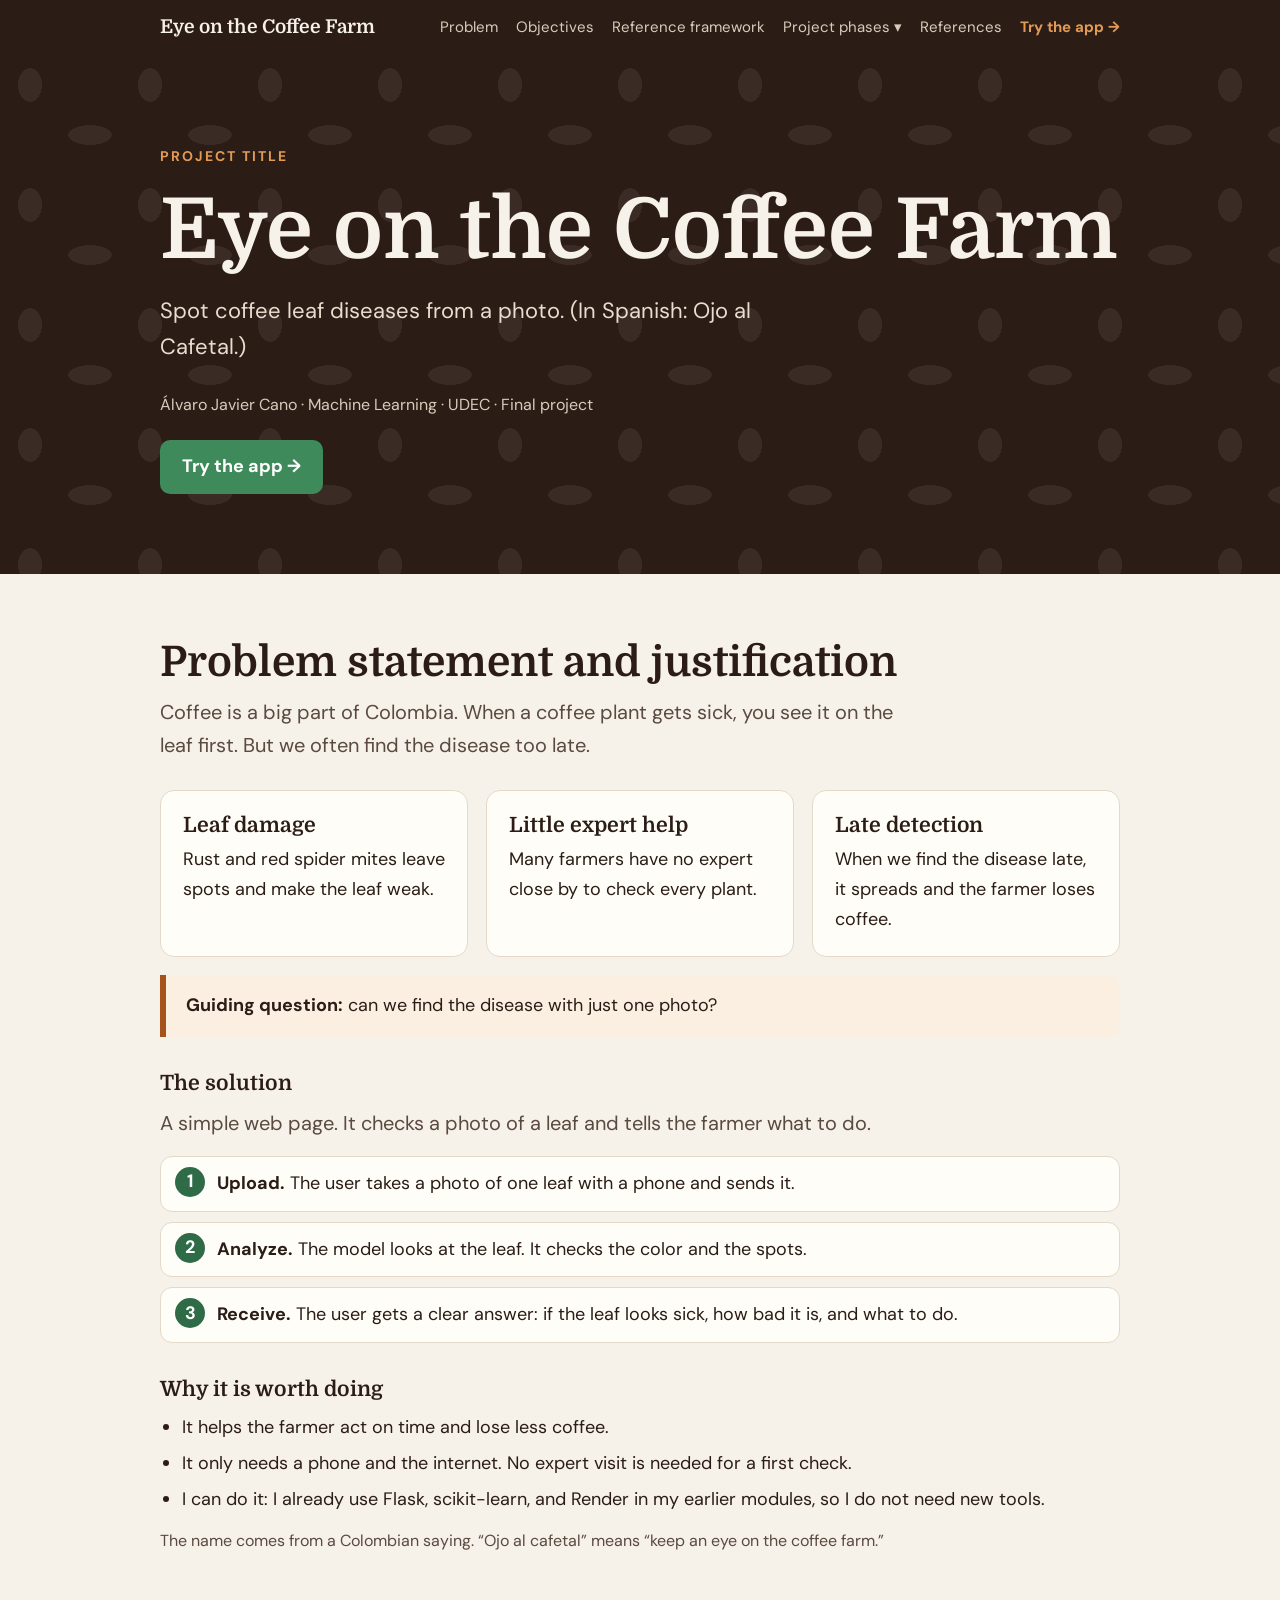
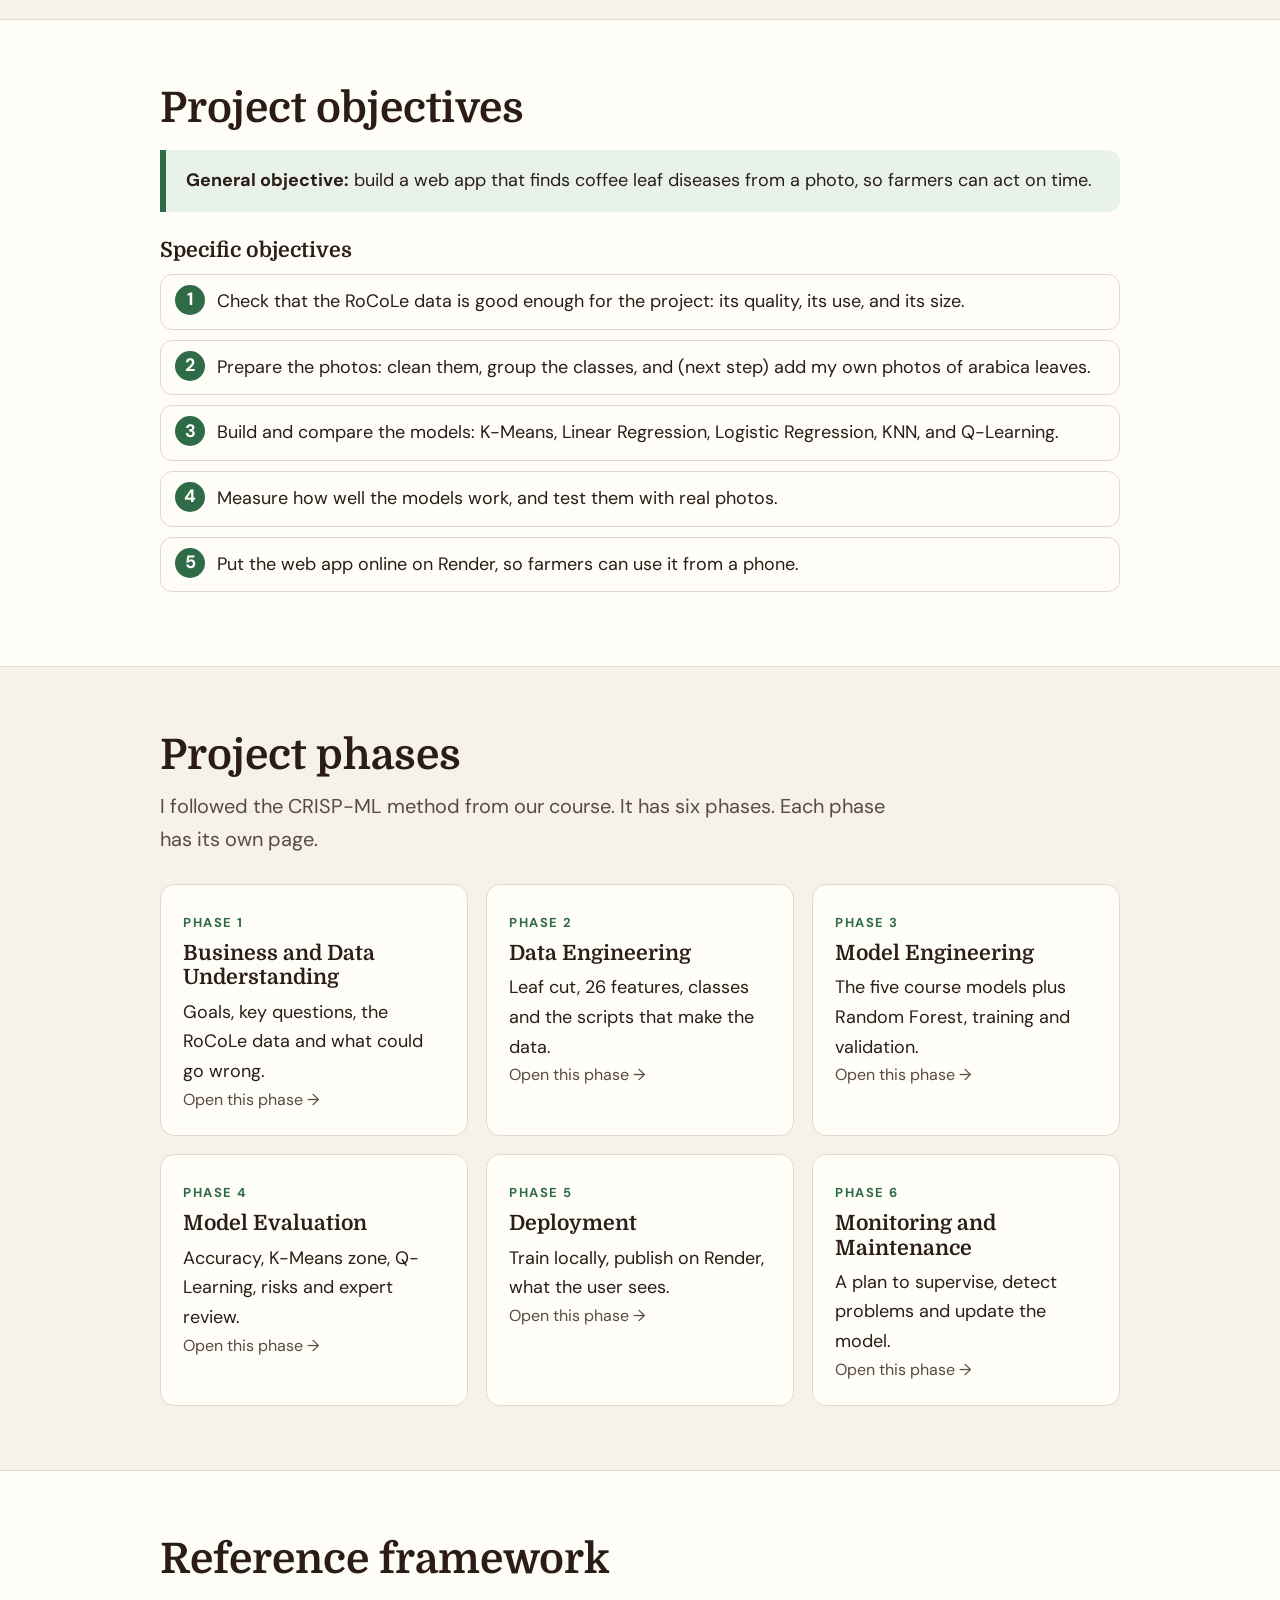
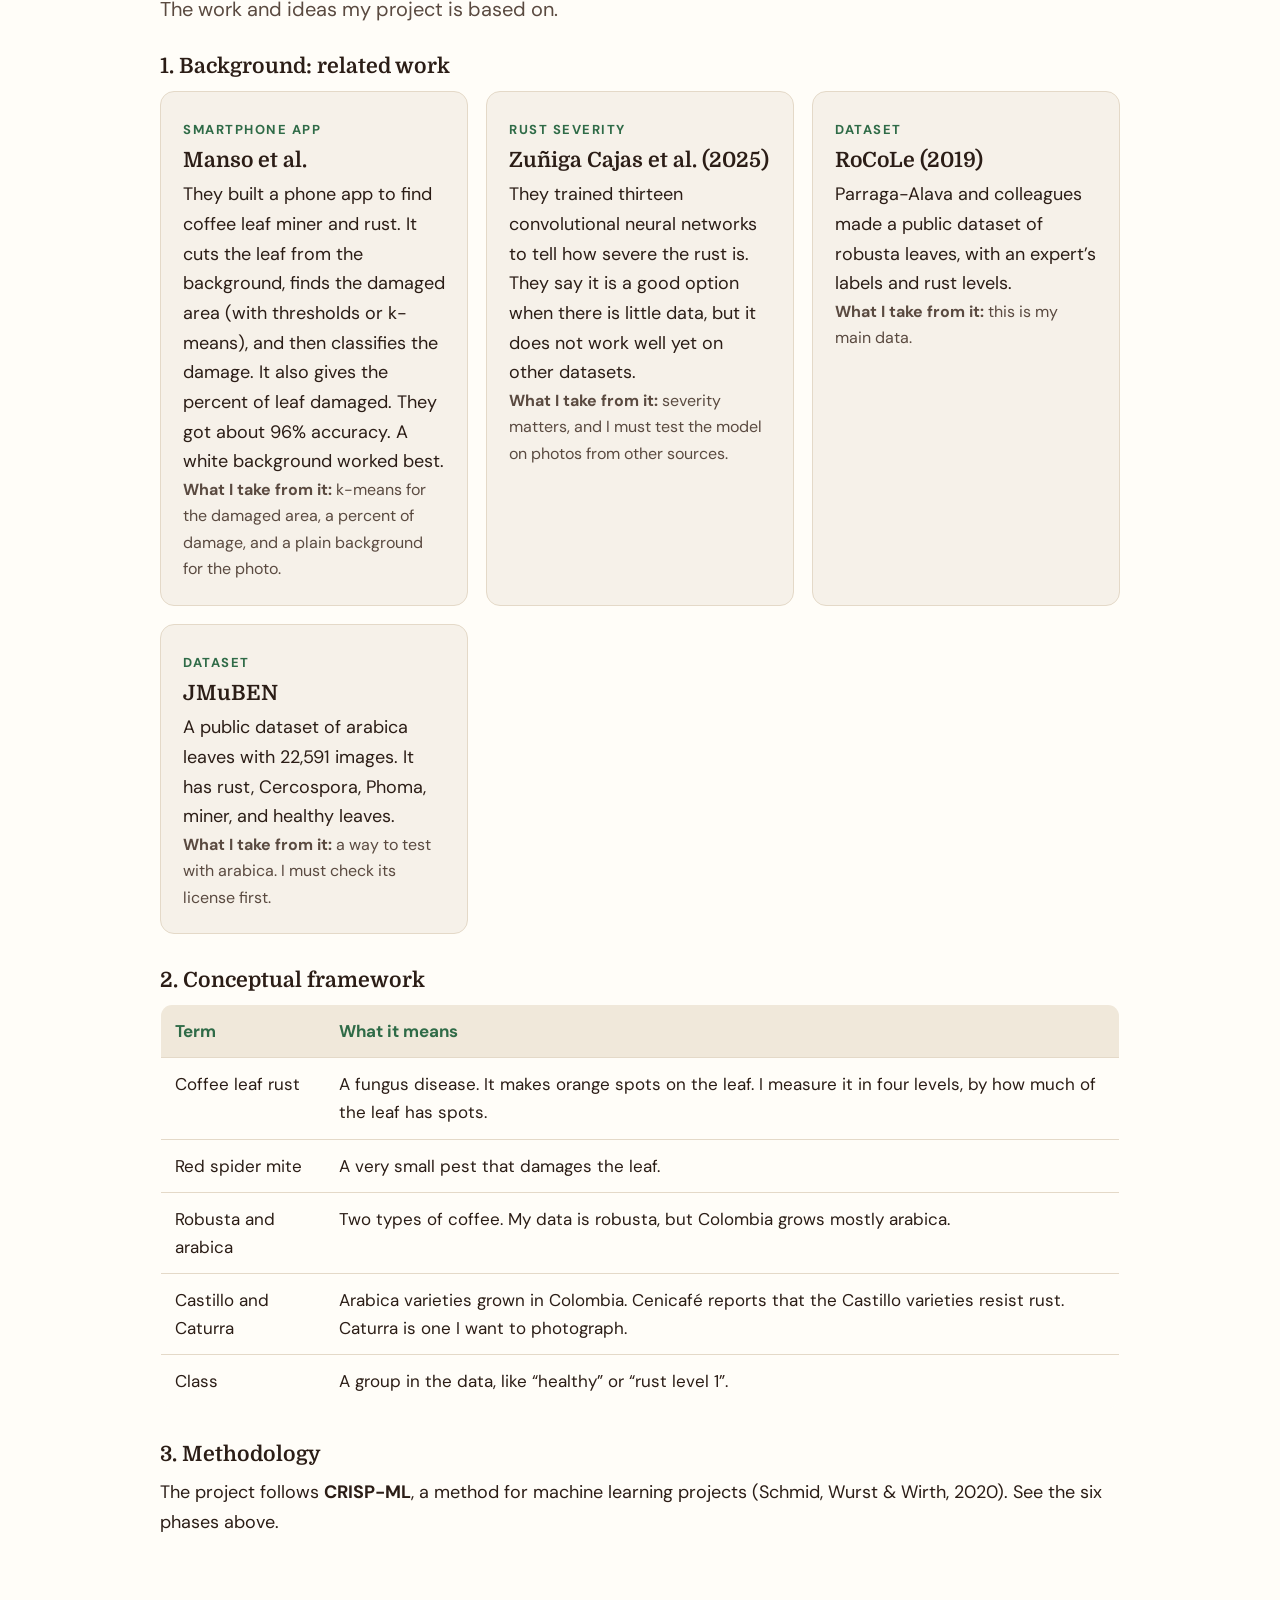
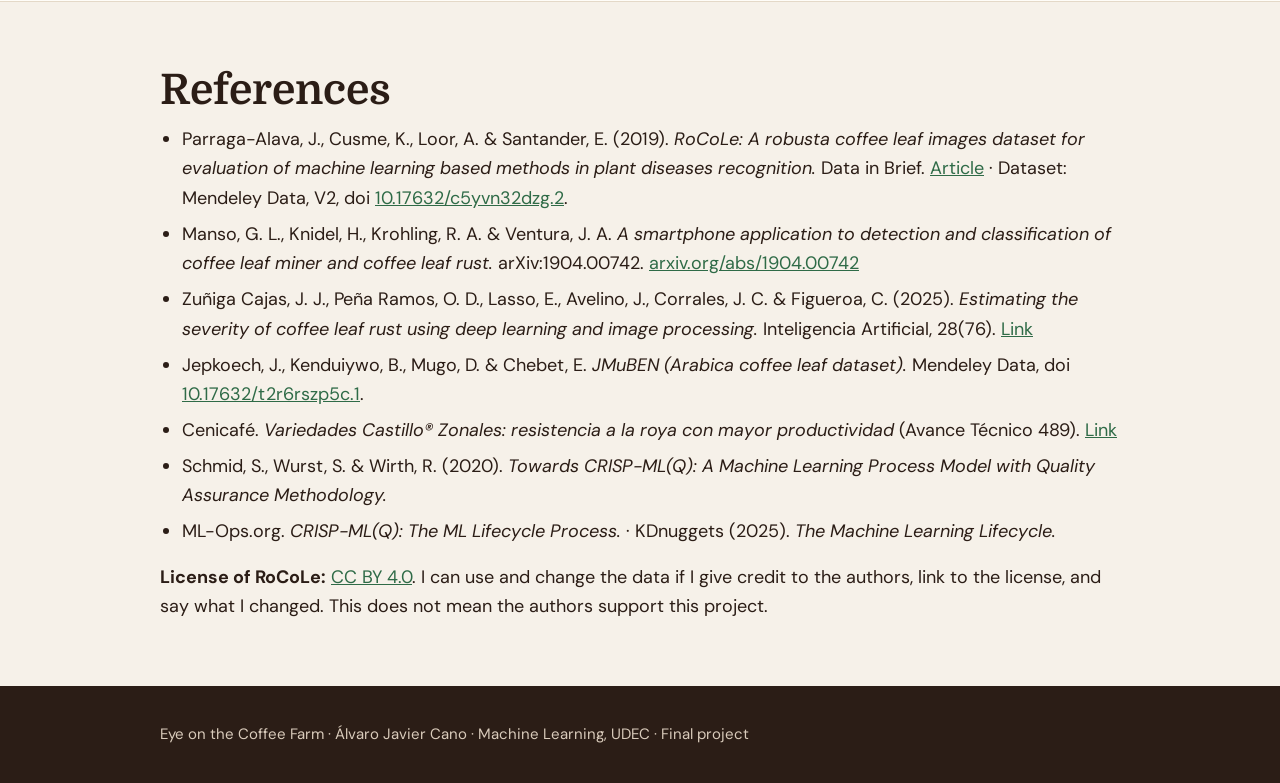
<file: index.html>
<!doctype html>
<html lang="en">
<head>
<meta charset="utf-8">
<meta name="viewport" content="width=device-width,initial-scale=1">
<title>Eye on the Coffee Farm – Research</title>
<meta name="description" content="Final project, Machine Learning: spot coffee leaf diseases from a photo.">
<link rel="icon" href="data:image/svg+xml,<svg xmlns='http://www.w3.org/2000/svg' viewBox='0 0 100 100'><text y='.9em' font-size='90'>🌿</text></svg>">
<link rel="preconnect" href="https://fonts.googleapis.com">
<link rel="preconnect" href="https://fonts.gstatic.com" crossorigin>
<link href="https://fonts.googleapis.com/css2?family=Domine:wght@600;700&family=DM+Sans:wght@400;500;700&display=swap" rel="stylesheet">
<link rel="stylesheet" href="style.css">
<link rel="stylesheet" href="menu.css">
</head>
<body>

<nav><div class="wrap">
  <a class="brand" href="index.html"><b>Eye on the Coffee Farm</b></a>
  <a href="#problem">Problem</a>
  <a href="#objectives">Objectives</a>
  <a href="#framework">Reference framework</a>
  <details class="dd">
    <summary>Project phases ▾</summary>
    <div class="menu">
      <a href="#phases">All phases</a>
      <a href="phase-1-understanding.html">1. Business and Data Understanding</a>
      <a href="phase-2-data-engineering.html">2. Data Engineering</a>
      <a href="phase-3-model-engineering.html">3. Model Engineering</a>
      <a href="phase-4-evaluation.html">4. Model Evaluation</a>
      <a href="phase-5-deployment.html">5. Deployment</a>
      <a href="phase-6-monitoring.html">6. Monitoring and Maintenance</a>
    </div>
  </details>
  <a href="#references">References</a>
  <a href="https://ojo-al-cafetal-app.onrender.com" style="color:#E39A55;font-weight:700">Try the app →</a>
</div></nav>
<script>
(function(){var d=document.querySelector('details.dd');if(!d)return;
document.addEventListener('click',function(e){if(!d.contains(e.target))d.removeAttribute('open');});
})();
</script>

<header class="hero"><div class="wrap">
  <p class="kicker">Project title</p>
  <h1>Eye on the Coffee Farm</h1>
  <p class="sub">Spot coffee leaf diseases from a photo. (In Spanish: Ojo al Cafetal.)</p>
  <p class="by">Álvaro Javier Cano · Machine Learning · UDEC · Final project</p>
  <p style="margin-top:22px"><a class="btn" href="https://ojo-al-cafetal-app.onrender.com">Try the app →</a></p>
</div></header>

<section id="problem"><div class="wrap">
  <h2>Problem statement and justification</h2>
  <p class="lead">Coffee is a big part of Colombia. When a coffee plant gets sick, you see it on the leaf first. But we often find the disease too late.</p>
  <div class="grid">
    <div class="card"><h3>Leaf damage</h3><p>Rust and red spider mites leave spots and make the leaf weak.</p></div>
    <div class="card"><h3>Little expert help</h3><p>Many farmers have no expert close by to check every plant.</p></div>
    <div class="card"><h3>Late detection</h3><p>When we find the disease late, it spreads and the farmer loses coffee.</p></div>
  </div>
  <div class="callout"><b>Guiding question:</b> can we find the disease with just one photo?</div>

  <h3 style="margin:34px 0 12px">The solution</h3>
  <p class="lead" style="margin-bottom:16px">A simple web page. It checks a photo of a leaf and tells the farmer what to do.</p>
  <ol class="steps">
    <li><b>Upload.</b> The user takes a photo of one leaf with a phone and sends it.</li>
    <li><b>Analyze.</b> The model looks at the leaf. It checks the color and the spots.</li>
    <li><b>Receive.</b> The user gets a clear answer: if the leaf looks sick, how bad it is, and what to do.</li>
  </ol>

  <h3 style="margin:34px 0 12px">Why it is worth doing</h3>
  <ul>
    <li>It helps the farmer act on time and lose less coffee.</li>
    <li>It only needs a phone and the internet. No expert visit is needed for a first check.</li>
    <li>I can do it: I already use Flask, scikit-learn, and Render in my earlier modules, so I do not need new tools.</li>
  </ul>
  <p class="note" style="margin-top:14px">The name comes from a Colombian saying. “Ojo al cafetal” means “keep an eye on the coffee farm.”</p>
</div></section>

<section id="objectives" class="alt"><div class="wrap">
  <h2>Project objectives</h2>
  <div class="callout" style="border-color:var(--green);background:#E8F2EA"><b>General objective:</b> build a web app that finds coffee leaf diseases from a photo, so farmers can act on time.</div>
  <h3 style="margin:26px 0 12px">Specific objectives</h3>
  <ol class="steps">
    <li>Check that the RoCoLe data is good enough for the project: its quality, its use, and its size.</li>
    <li>Prepare the photos: clean them, group the classes, and (next step) add my own photos of arabica leaves.</li>
    <li>Build and compare the models: K-Means, Linear Regression, Logistic Regression, KNN, and Q-Learning.</li>
    <li>Measure how well the models work, and test them with real photos.</li>
    <li>Put the web app online on Render, so farmers can use it from a phone.</li>
  </ol>
</div></section>

<section id="phases"><div class="wrap">
  <h2>Project phases</h2>
  <p class="lead">I followed the CRISP-ML method from our course. It has six phases. Each phase has its own page.</p>
  <div class="grid phase-grid">
    <a class="card phase-card" href="phase-1-understanding.html"><span class="tag">PHASE 1</span><h3>Business and Data Understanding</h3><p>Goals, key questions, the RoCoLe data and what could go wrong.</p><p class="note">Open this phase →</p></a>
    <a class="card phase-card" href="phase-2-data-engineering.html"><span class="tag">PHASE 2</span><h3>Data Engineering</h3><p>Leaf cut, 26 features, classes and the scripts that make the data.</p><p class="note">Open this phase →</p></a>
    <a class="card phase-card" href="phase-3-model-engineering.html"><span class="tag">PHASE 3</span><h3>Model Engineering</h3><p>The five course models plus Random Forest, training and validation.</p><p class="note">Open this phase →</p></a>
    <a class="card phase-card" href="phase-4-evaluation.html"><span class="tag">PHASE 4</span><h3>Model Evaluation</h3><p>Accuracy, K-Means zone, Q-Learning, risks and expert review.</p><p class="note">Open this phase →</p></a>
    <a class="card phase-card" href="phase-5-deployment.html"><span class="tag">PHASE 5</span><h3>Deployment</h3><p>Train locally, publish on Render, what the user sees.</p><p class="note">Open this phase →</p></a>
    <a class="card phase-card" href="phase-6-monitoring.html"><span class="tag">PHASE 6</span><h3>Monitoring and Maintenance</h3><p>A plan to supervise, detect problems and update the model.</p><p class="note">Open this phase →</p></a>
  </div>
</div></section>

<section id="framework" class="alt"><div class="wrap">
  <h2>Reference framework</h2>
  <p class="lead">The work and ideas my project is based on.</p>

  <h3 style="margin-bottom:12px">1. Background: related work</h3>
  <div class="grid" style="grid-template-columns:repeat(auto-fit,minmax(300px,1fr))">
    <div class="card"><span class="tag">SMARTPHONE APP</span><h3>Manso et al.</h3>
      <p>They built a phone app to find coffee leaf miner and rust. It cuts the leaf from the background, finds the damaged area (with thresholds or k-means), and then classifies the damage. It also gives the percent of leaf damaged. They got about 96% accuracy. A white background worked best.</p>
      <p class="note"><b>What I take from it:</b> k-means for the damaged area, a percent of damage, and a plain background for the photo.</p></div>
    <div class="card"><span class="tag">RUST SEVERITY</span><h3>Zuñiga Cajas et al. (2025)</h3>
      <p>They trained thirteen convolutional neural networks to tell how severe the rust is. They say it is a good option when there is little data, but it does not work well yet on other datasets.</p>
      <p class="note"><b>What I take from it:</b> severity matters, and I must test the model on photos from other sources.</p></div>
    <div class="card"><span class="tag">DATASET</span><h3>RoCoLe (2019)</h3>
      <p>Parraga-Alava and colleagues made a public dataset of robusta leaves, with an expert’s labels and rust levels.</p>
      <p class="note"><b>What I take from it:</b> this is my main data.</p></div>
    <div class="card"><span class="tag">DATASET</span><h3>JMuBEN</h3>
      <p>A public dataset of arabica leaves with 22,591 images. It has rust, Cercospora, Phoma, miner, and healthy leaves.</p>
      <p class="note"><b>What I take from it:</b> a way to test with arabica. I must check its license first.</p></div>
  </div>

  <h3 style="margin:34px 0 12px">2. Conceptual framework</h3>
  <table>
    <tr><th>Term</th><th>What it means</th></tr>
    <tr><td>Coffee leaf rust</td><td>A fungus disease. It makes orange spots on the leaf. I measure it in four levels, by how much of the leaf has spots.</td></tr>
    <tr><td>Red spider mite</td><td>A very small pest that damages the leaf.</td></tr>
    <tr><td>Robusta and arabica</td><td>Two types of coffee. My data is robusta, but Colombia grows mostly arabica.</td></tr>
    <tr><td>Castillo and Caturra</td><td>Arabica varieties grown in Colombia. Cenicafé reports that the Castillo varieties resist rust. Caturra is one I want to photograph.</td></tr>
    <tr><td>Class</td><td>A group in the data, like “healthy” or “rust level 1”.</td></tr>
  </table>

  <h3 style="margin:34px 0 12px">3. Methodology</h3>
  <p>The project follows <b>CRISP-ML</b>, a method for machine learning projects (Schmid, Wurst &amp; Wirth, 2020). See the six phases above.</p>
</div></section>

<section id="references"><div class="wrap">
  <h2>References</h2>
  <ul>
    <li>Parraga-Alava, J., Cusme, K., Loor, A. &amp; Santander, E. (2019). <i>RoCoLe: A robusta coffee leaf images dataset for evaluation of machine learning based methods in plant diseases recognition.</i> Data in Brief. <a href="https://www.ncbi.nlm.nih.gov/pmc/articles/PMC6727496/">Article</a> · Dataset: Mendeley Data, V2, doi <a href="https://doi.org/10.17632/c5yvn32dzg.2">10.17632/c5yvn32dzg.2</a>.</li>
    <li>Manso, G. L., Knidel, H., Krohling, R. A. &amp; Ventura, J. A. <i>A smartphone application to detection and classification of coffee leaf miner and coffee leaf rust.</i> arXiv:1904.00742. <a href="https://arxiv.org/abs/1904.00742">arxiv.org/abs/1904.00742</a></li>
    <li>Zuñiga Cajas, J. J., Peña Ramos, O. D., Lasso, E., Avelino, J., Corrales, J. C. &amp; Figueroa, C. (2025). <i>Estimating the severity of coffee leaf rust using deep learning and image processing.</i> Inteligencia Artificial, 28(76). <a href="https://journal.iberamia.org/index.php/intartif/article/view/1833">Link</a></li>
    <li>Jepkoech, J., Kenduiywo, B., Mugo, D. &amp; Chebet, E. <i>JMuBEN (Arabica coffee leaf dataset).</i> Mendeley Data, doi <a href="https://doi.org/10.17632/t2r6rszp5c.1">10.17632/t2r6rszp5c.1</a>.</li>
    <li>Cenicafé. <i>Variedades Castillo® Zonales: resistencia a la roya con mayor productividad</i> (Avance Técnico 489). <a href="https://www.researchgate.net/publication/330320913_Variedades_CastilloR_Zonales_resistencia_a_la_roya_con_mayor_productividad_avt0489">Link</a></li>
    <li>Schmid, S., Wurst, S. &amp; Wirth, R. (2020). <i>Towards CRISP-ML(Q): A Machine Learning Process Model with Quality Assurance Methodology.</i></li>
    <li>ML-Ops.org. <i>CRISP-ML(Q): The ML Lifecycle Process.</i> · KDnuggets (2025). <i>The Machine Learning Lifecycle.</i></li>
  </ul>
  <p style="margin-top:16px"><b>License of RoCoLe:</b> <a href="https://creativecommons.org/licenses/by/4.0/">CC BY 4.0</a>. I can use and change the data if I give credit to the authors, link to the license, and say what I changed. This does not mean the authors support this project.</p>
</div></section>

<footer><div class="wrap">
  Eye on the Coffee Farm · Álvaro Javier Cano · Machine Learning, UDEC · Final project
</div></footer>

</body>
</html>
</file>
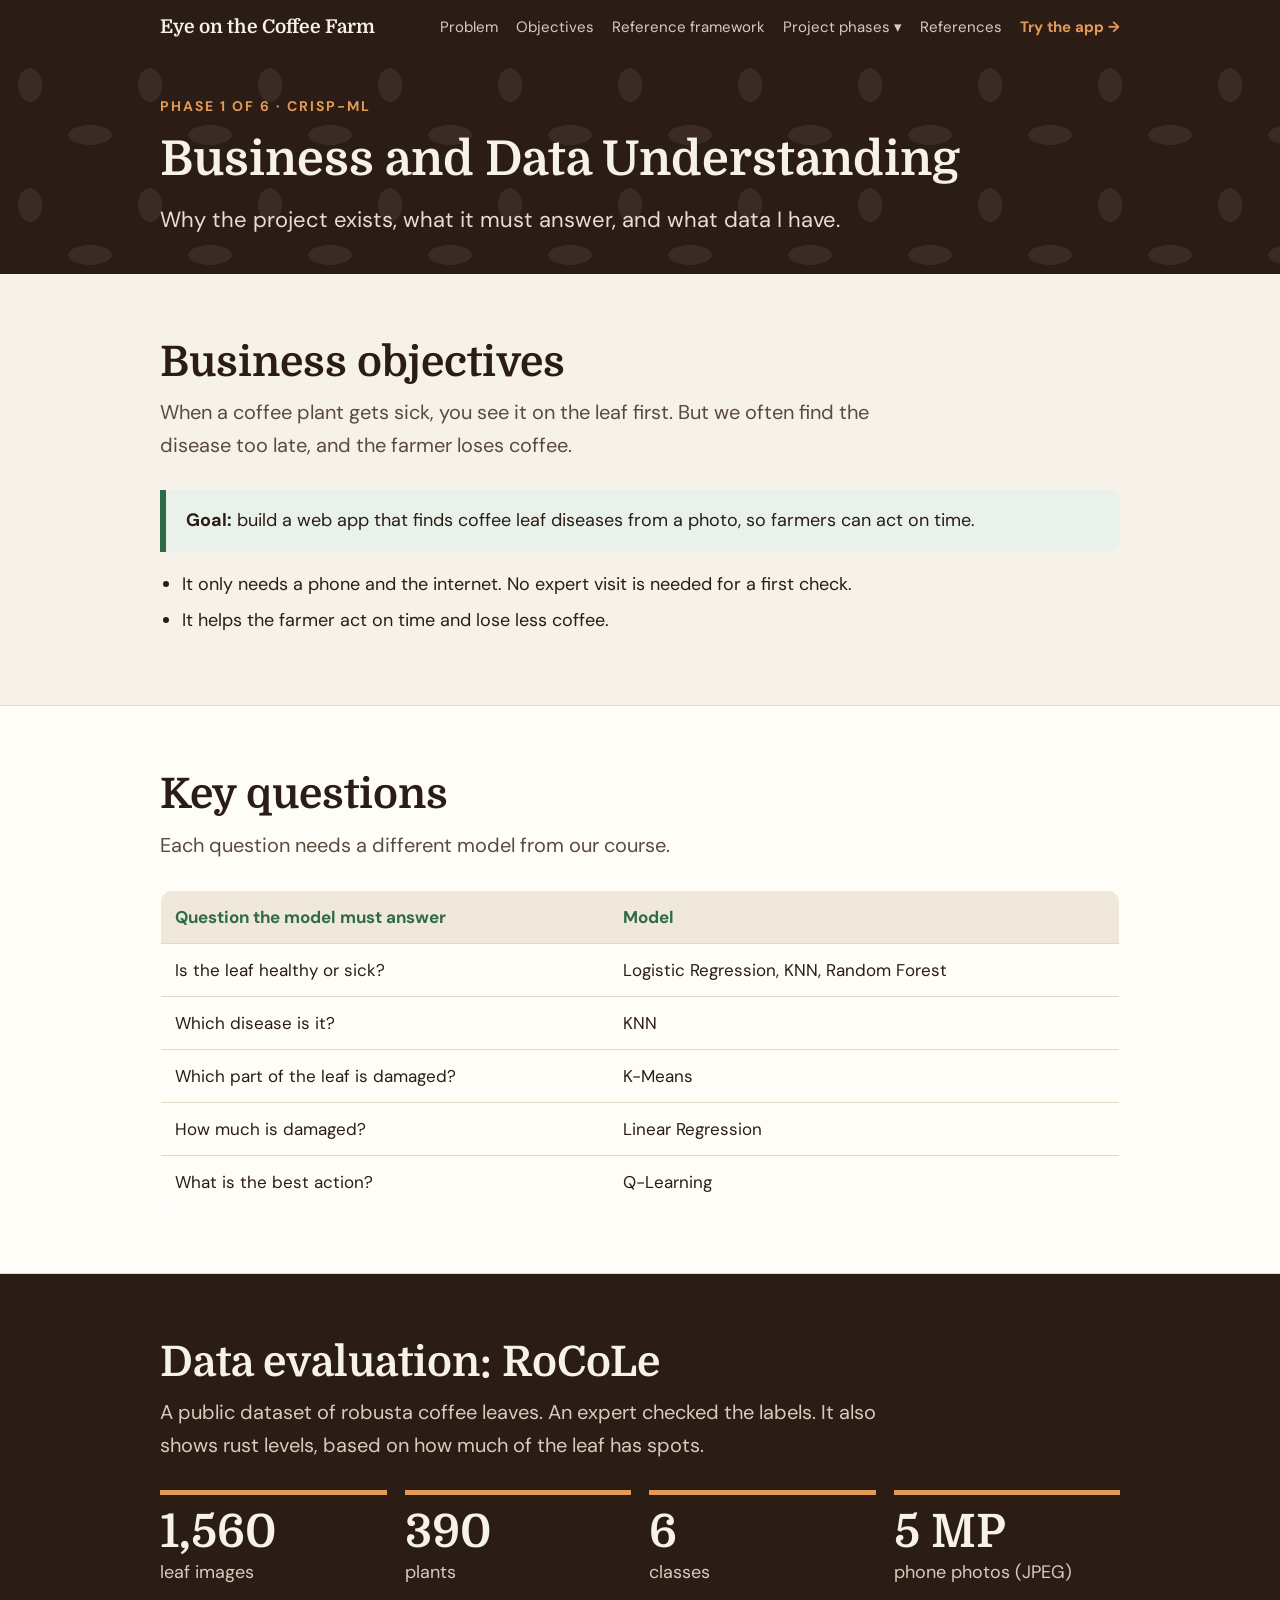
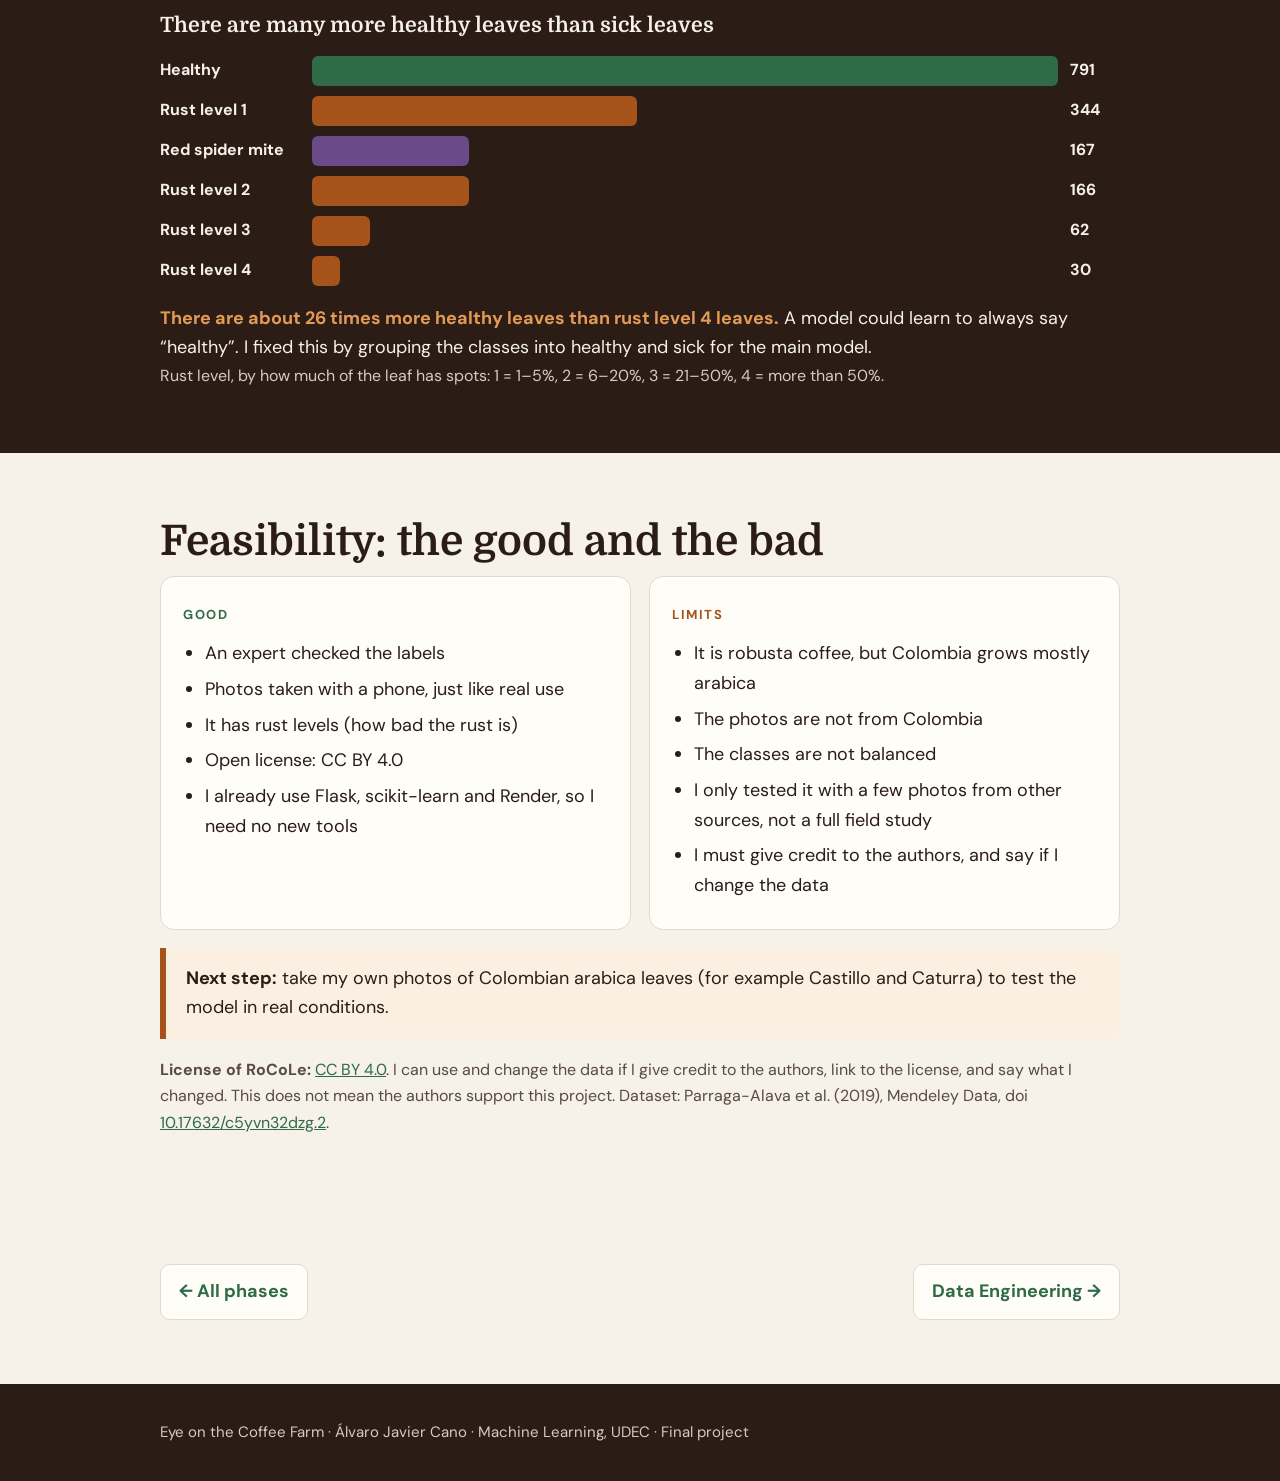
<file: phase-1-understanding.html>
<!doctype html>
<html lang="en">
<head>
<meta charset="utf-8">
<meta name="viewport" content="width=device-width,initial-scale=1">
<title>Business and Data Understanding – Eye on the Coffee Farm</title>
<meta name="description" content="Why the project exists, what it must answer, and what data I have.">
<link rel="icon" href="data:image/svg+xml,<svg xmlns='http://www.w3.org/2000/svg' viewBox='0 0 100 100'><text y='.9em' font-size='90'>🌿</text></svg>">
<link rel="preconnect" href="https://fonts.googleapis.com">
<link rel="preconnect" href="https://fonts.gstatic.com" crossorigin>
<link href="https://fonts.googleapis.com/css2?family=Domine:wght@600;700&family=DM+Sans:wght@400;500;700&display=swap" rel="stylesheet">
<link rel="stylesheet" href="style.css">
<link rel="stylesheet" href="menu.css">
</head>
<body>

<nav><div class="wrap">
  <a class="brand" href="index.html"><b>Eye on the Coffee Farm</b></a>
  <a href="index.html#problem">Problem</a>
  <a href="index.html#objectives">Objectives</a>
  <a href="index.html#framework">Reference framework</a>
  <details class="dd">
    <summary>Project phases ▾</summary>
    <div class="menu">
      <a href="index.html#phases">All phases</a>
      <a href="phase-1-understanding.html">1. Business and Data Understanding</a>
      <a href="phase-2-data-engineering.html">2. Data Engineering</a>
      <a href="phase-3-model-engineering.html">3. Model Engineering</a>
      <a href="phase-4-evaluation.html">4. Model Evaluation</a>
      <a href="phase-5-deployment.html">5. Deployment</a>
      <a href="phase-6-monitoring.html">6. Monitoring and Maintenance</a>
    </div>
  </details>
  <a href="index.html#references">References</a>
  <a href="https://ojo-al-cafetal-app.onrender.com" style="color:#E39A55;font-weight:700">Try the app →</a>
</div></nav>
<script>
(function(){var d=document.querySelector('details.dd');if(!d)return;
document.addEventListener('click',function(e){if(!d.contains(e.target))d.removeAttribute('open');});
})();
</script>

<header class="hero hero-small"><div class="wrap">
  <p class="kicker">Phase 1 of 6 · CRISP-ML</p>
  <h1>Business and Data Understanding</h1>
  <p class="sub">Why the project exists, what it must answer, and what data I have.</p>
</div></header>

<section><div class="wrap">
  <h2>Business objectives</h2>
  <p class="lead">When a coffee plant gets sick, you see it on the leaf first. But we often find the disease too late, and the farmer loses coffee.</p>
  <div class="callout" style="border-color:var(--green);background:#E8F2EA"><b>Goal:</b> build a web app that finds coffee leaf diseases from a photo, so farmers can act on time.</div>
  <ul>
    <li>It only needs a phone and the internet. No expert visit is needed for a first check.</li>
    <li>It helps the farmer act on time and lose less coffee.</li>
  </ul>
</div></section>

<section class="alt"><div class="wrap">
  <h2>Key questions</h2>
  <p class="lead">Each question needs a different model from our course.</p>
  <table>
    <tr><th>Question the model must answer</th><th>Model</th></tr>
    <tr><td>Is the leaf healthy or sick?</td><td>Logistic Regression, KNN, Random Forest</td></tr>
    <tr><td>Which disease is it?</td><td>KNN</td></tr>
    <tr><td>Which part of the leaf is damaged?</td><td>K-Means</td></tr>
    <tr><td>How much is damaged?</td><td>Linear Regression</td></tr>
    <tr><td>What is the best action?</td><td>Q-Learning</td></tr>
  </table>
</div></section>

<section id="data" class="dark"><div class="wrap">
  <h2>Data evaluation: RoCoLe</h2>
  <p class="lead">A public dataset of robusta coffee leaves. An expert checked the labels. It also shows rust levels, based on how much of the leaf has spots.</p>
  <div class="stats">
    <div class="stat"><b>1,560</b><span>leaf images</span></div>
    <div class="stat"><b>390</b><span>plants</span></div>
    <div class="stat"><b>6</b><span>classes</span></div>
    <div class="stat"><b>5 MP</b><span>phone photos (JPEG)</span></div>
  </div>
  <h3 style="margin-bottom:6px">There are many more healthy leaves than sick leaves</h3>
  <div class="bars" style="color:var(--dark)">
    <div class="bar" style="color:var(--cream)"><span>Healthy</span><i class="h" style="width:100%"></i><span>791</span></div>
    <div class="bar" style="color:var(--cream)"><span>Rust level 1</span><i style="width:43.5%"></i><span>344</span></div>
    <div class="bar" style="color:var(--cream)"><span>Red spider mite</span><i class="m" style="width:21.1%"></i><span>167</span></div>
    <div class="bar" style="color:var(--cream)"><span>Rust level 2</span><i style="width:21%"></i><span>166</span></div>
    <div class="bar" style="color:var(--cream)"><span>Rust level 3</span><i style="width:7.8%"></i><span>62</span></div>
    <div class="bar" style="color:var(--cream)"><span>Rust level 4</span><i style="width:3.8%"></i><span>30</span></div>
  </div>
  <p><b style="color:var(--orange)">There are about 26 times more healthy leaves than rust level 4 leaves.</b> A model could learn to always say “healthy”. I fixed this by grouping the classes into healthy and sick for the main model.</p>
  <p class="note" style="color:#D9CBBB">Rust level, by how much of the leaf has spots: 1 = 1–5%, 2 = 6–20%, 3 = 21–50%, 4 = more than 50%.</p>
</div></section>

<section><div class="wrap">
  <h2>Feasibility: the good and the bad</h2>
  <div class="grid">
    <div class="card"><span class="tag">GOOD</span>
      <ul>
        <li>An expert checked the labels</li>
        <li>Photos taken with a phone, just like real use</li>
        <li>It has rust levels (how bad the rust is)</li>
        <li>Open license: CC BY 4.0</li>
        <li>I already use Flask, scikit-learn and Render, so I need no new tools</li>
      </ul></div>
    <div class="card"><span class="tag warn">LIMITS</span>
      <ul>
        <li>It is robusta coffee, but Colombia grows mostly arabica</li>
        <li>The photos are not from Colombia</li>
        <li>The classes are not balanced</li>
        <li>I only tested it with a few photos from other sources, not a full field study</li>
        <li>I must give credit to the authors, and say if I change the data</li>
      </ul></div>
  </div>
  <div class="callout"><b>Next step:</b> take my own photos of Colombian arabica leaves (for example Castillo and Caturra) to test the model in real conditions.</div>
  <p class="note"><b>License of RoCoLe:</b> <a href="https://creativecommons.org/licenses/by/4.0/">CC BY 4.0</a>. I can use and change the data if I give credit to the authors, link to the license, and say what I changed. This does not mean the authors support this project. Dataset: Parraga-Alava et al. (2019), Mendeley Data, doi <a href="https://doi.org/10.17632/c5yvn32dzg.2">10.17632/c5yvn32dzg.2</a>.</p>
</div></section>

<section><div class="wrap"><div class="pager"><a href="index.html#phases">← All phases</a><a href="phase-2-data-engineering.html">Data Engineering →</a></div></div></section>

<footer><div class="wrap">
  Eye on the Coffee Farm · Álvaro Javier Cano · Machine Learning, UDEC · Final project
</div></footer>

</body>
</html>
</file>
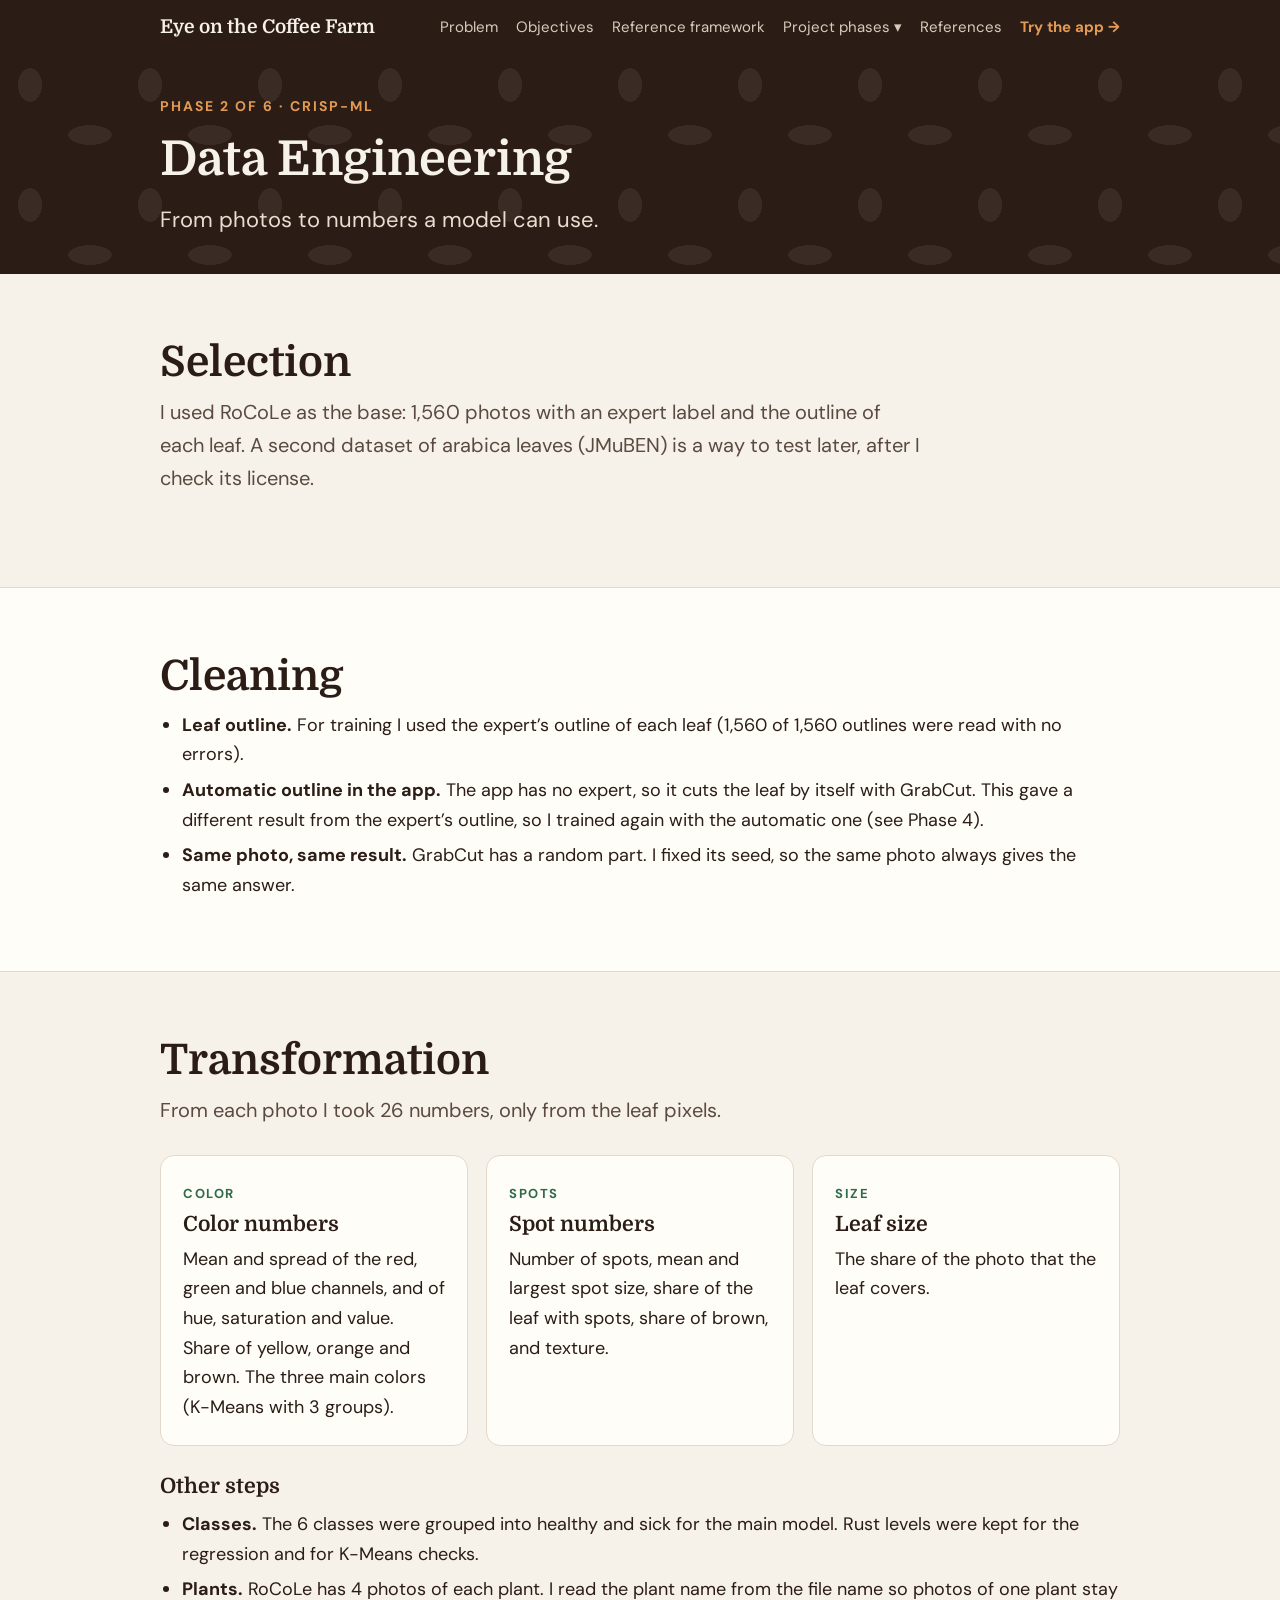
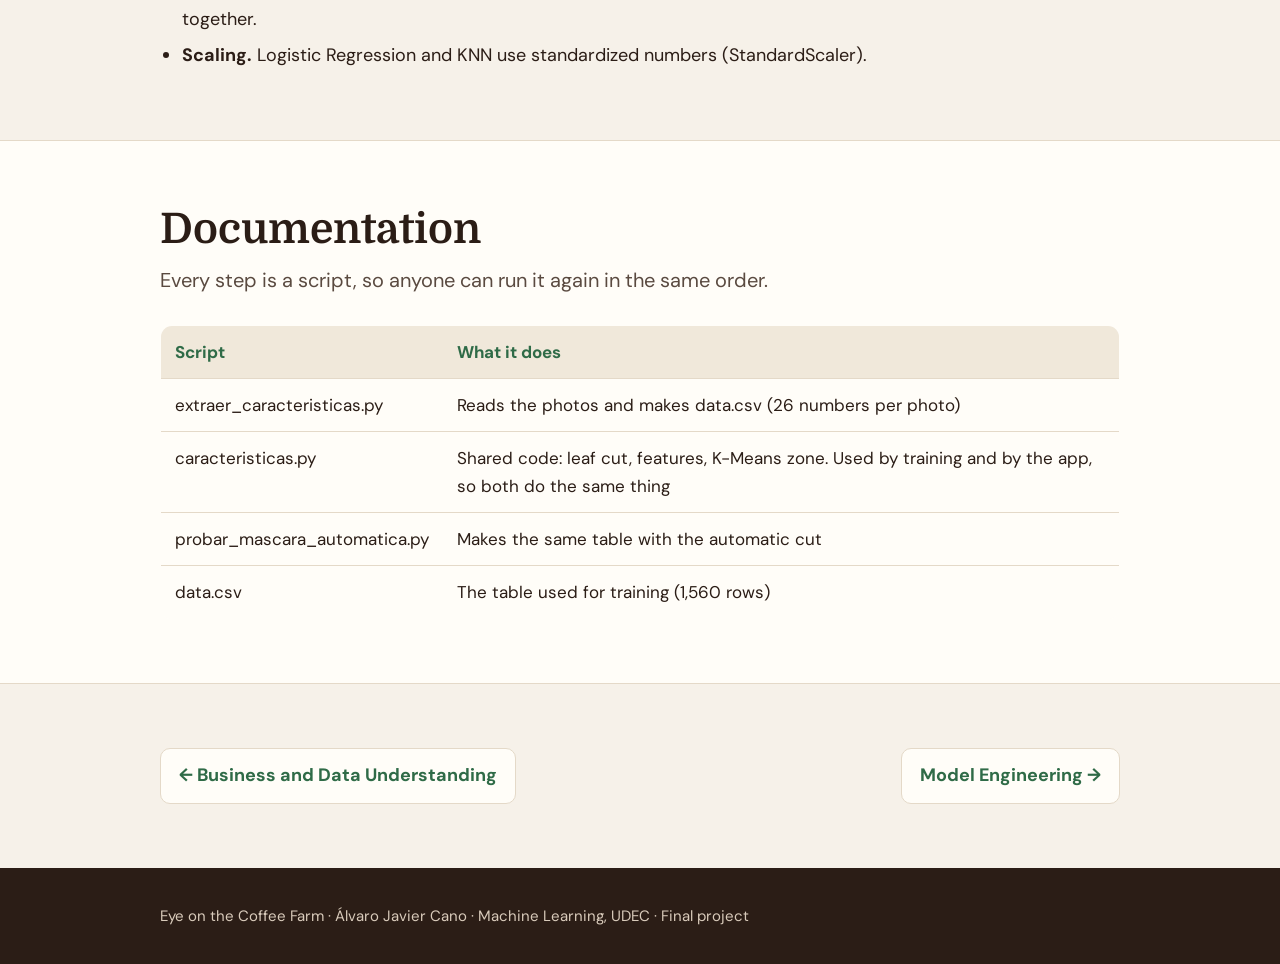
<file: phase-2-data-engineering.html>
<!doctype html>
<html lang="en">
<head>
<meta charset="utf-8">
<meta name="viewport" content="width=device-width,initial-scale=1">
<title>Data Engineering – Eye on the Coffee Farm</title>
<meta name="description" content="From photos to numbers a model can use.">
<link rel="icon" href="data:image/svg+xml,<svg xmlns='http://www.w3.org/2000/svg' viewBox='0 0 100 100'><text y='.9em' font-size='90'>🌿</text></svg>">
<link rel="preconnect" href="https://fonts.googleapis.com">
<link rel="preconnect" href="https://fonts.gstatic.com" crossorigin>
<link href="https://fonts.googleapis.com/css2?family=Domine:wght@600;700&family=DM+Sans:wght@400;500;700&display=swap" rel="stylesheet">
<link rel="stylesheet" href="style.css">
<link rel="stylesheet" href="menu.css">
</head>
<body>

<nav><div class="wrap">
  <a class="brand" href="index.html"><b>Eye on the Coffee Farm</b></a>
  <a href="index.html#problem">Problem</a>
  <a href="index.html#objectives">Objectives</a>
  <a href="index.html#framework">Reference framework</a>
  <details class="dd">
    <summary>Project phases ▾</summary>
    <div class="menu">
      <a href="index.html#phases">All phases</a>
      <a href="phase-1-understanding.html">1. Business and Data Understanding</a>
      <a href="phase-2-data-engineering.html">2. Data Engineering</a>
      <a href="phase-3-model-engineering.html">3. Model Engineering</a>
      <a href="phase-4-evaluation.html">4. Model Evaluation</a>
      <a href="phase-5-deployment.html">5. Deployment</a>
      <a href="phase-6-monitoring.html">6. Monitoring and Maintenance</a>
    </div>
  </details>
  <a href="index.html#references">References</a>
  <a href="https://ojo-al-cafetal-app.onrender.com" style="color:#E39A55;font-weight:700">Try the app →</a>
</div></nav>
<script>
(function(){var d=document.querySelector('details.dd');if(!d)return;
document.addEventListener('click',function(e){if(!d.contains(e.target))d.removeAttribute('open');});
})();
</script>

<header class="hero hero-small"><div class="wrap">
  <p class="kicker">Phase 2 of 6 · CRISP-ML</p>
  <h1>Data Engineering</h1>
  <p class="sub">From photos to numbers a model can use.</p>
</div></header>

<section><div class="wrap">
  <h2>Selection</h2>
  <p class="lead">I used RoCoLe as the base: 1,560 photos with an expert label and the outline of each leaf. A second dataset of arabica leaves (JMuBEN) is a way to test later, after I check its license.</p>
</div></section>

<section class="alt"><div class="wrap">
  <h2>Cleaning</h2>
  <ul>
    <li><b>Leaf outline.</b> For training I used the expert’s outline of each leaf (1,560 of 1,560 outlines were read with no errors).</li>
    <li><b>Automatic outline in the app.</b> The app has no expert, so it cuts the leaf by itself with GrabCut. This gave a different result from the expert’s outline, so I trained again with the automatic one (see Phase 4).</li>
    <li><b>Same photo, same result.</b> GrabCut has a random part. I fixed its seed, so the same photo always gives the same answer.</li>
  </ul>
</div></section>

<section><div class="wrap">
  <h2>Transformation</h2>
  <p class="lead">From each photo I took 26 numbers, only from the leaf pixels.</p>
  <div class="grid">
    <div class="card"><span class="tag">COLOR</span><h3>Color numbers</h3><p>Mean and spread of the red, green and blue channels, and of hue, saturation and value. Share of yellow, orange and brown. The three main colors (K-Means with 3 groups).</p></div>
    <div class="card"><span class="tag">SPOTS</span><h3>Spot numbers</h3><p>Number of spots, mean and largest spot size, share of the leaf with spots, share of brown, and texture.</p></div>
    <div class="card"><span class="tag">SIZE</span><h3>Leaf size</h3><p>The share of the photo that the leaf covers.</p></div>
  </div>
  <h3 style="margin:28px 0 12px">Other steps</h3>
  <ul>
    <li><b>Classes.</b> The 6 classes were grouped into healthy and sick for the main model. Rust levels were kept for the regression and for K-Means checks.</li>
    <li><b>Plants.</b> RoCoLe has 4 photos of each plant. I read the plant name from the file name so photos of one plant stay together.</li>
    <li><b>Scaling.</b> Logistic Regression and KNN use standardized numbers (StandardScaler).</li>
  </ul>
</div></section>

<section class="alt"><div class="wrap">
  <h2>Documentation</h2>
  <p class="lead">Every step is a script, so anyone can run it again in the same order.</p>
  <table>
    <tr><th>Script</th><th>What it does</th></tr>
    <tr><td>extraer_caracteristicas.py</td><td>Reads the photos and makes data.csv (26 numbers per photo)</td></tr>
    <tr><td>caracteristicas.py</td><td>Shared code: leaf cut, features, K-Means zone. Used by training and by the app, so both do the same thing</td></tr>
    <tr><td>probar_mascara_automatica.py</td><td>Makes the same table with the automatic cut</td></tr>
    <tr><td>data.csv</td><td>The table used for training (1,560 rows)</td></tr>
  </table>
</div></section>

<section><div class="wrap"><div class="pager"><a href="phase-1-understanding.html">← Business and Data Understanding</a><a href="phase-3-model-engineering.html">Model Engineering →</a></div></div></section>

<footer><div class="wrap">
  Eye on the Coffee Farm · Álvaro Javier Cano · Machine Learning, UDEC · Final project
</div></footer>

</body>
</html>
</file>
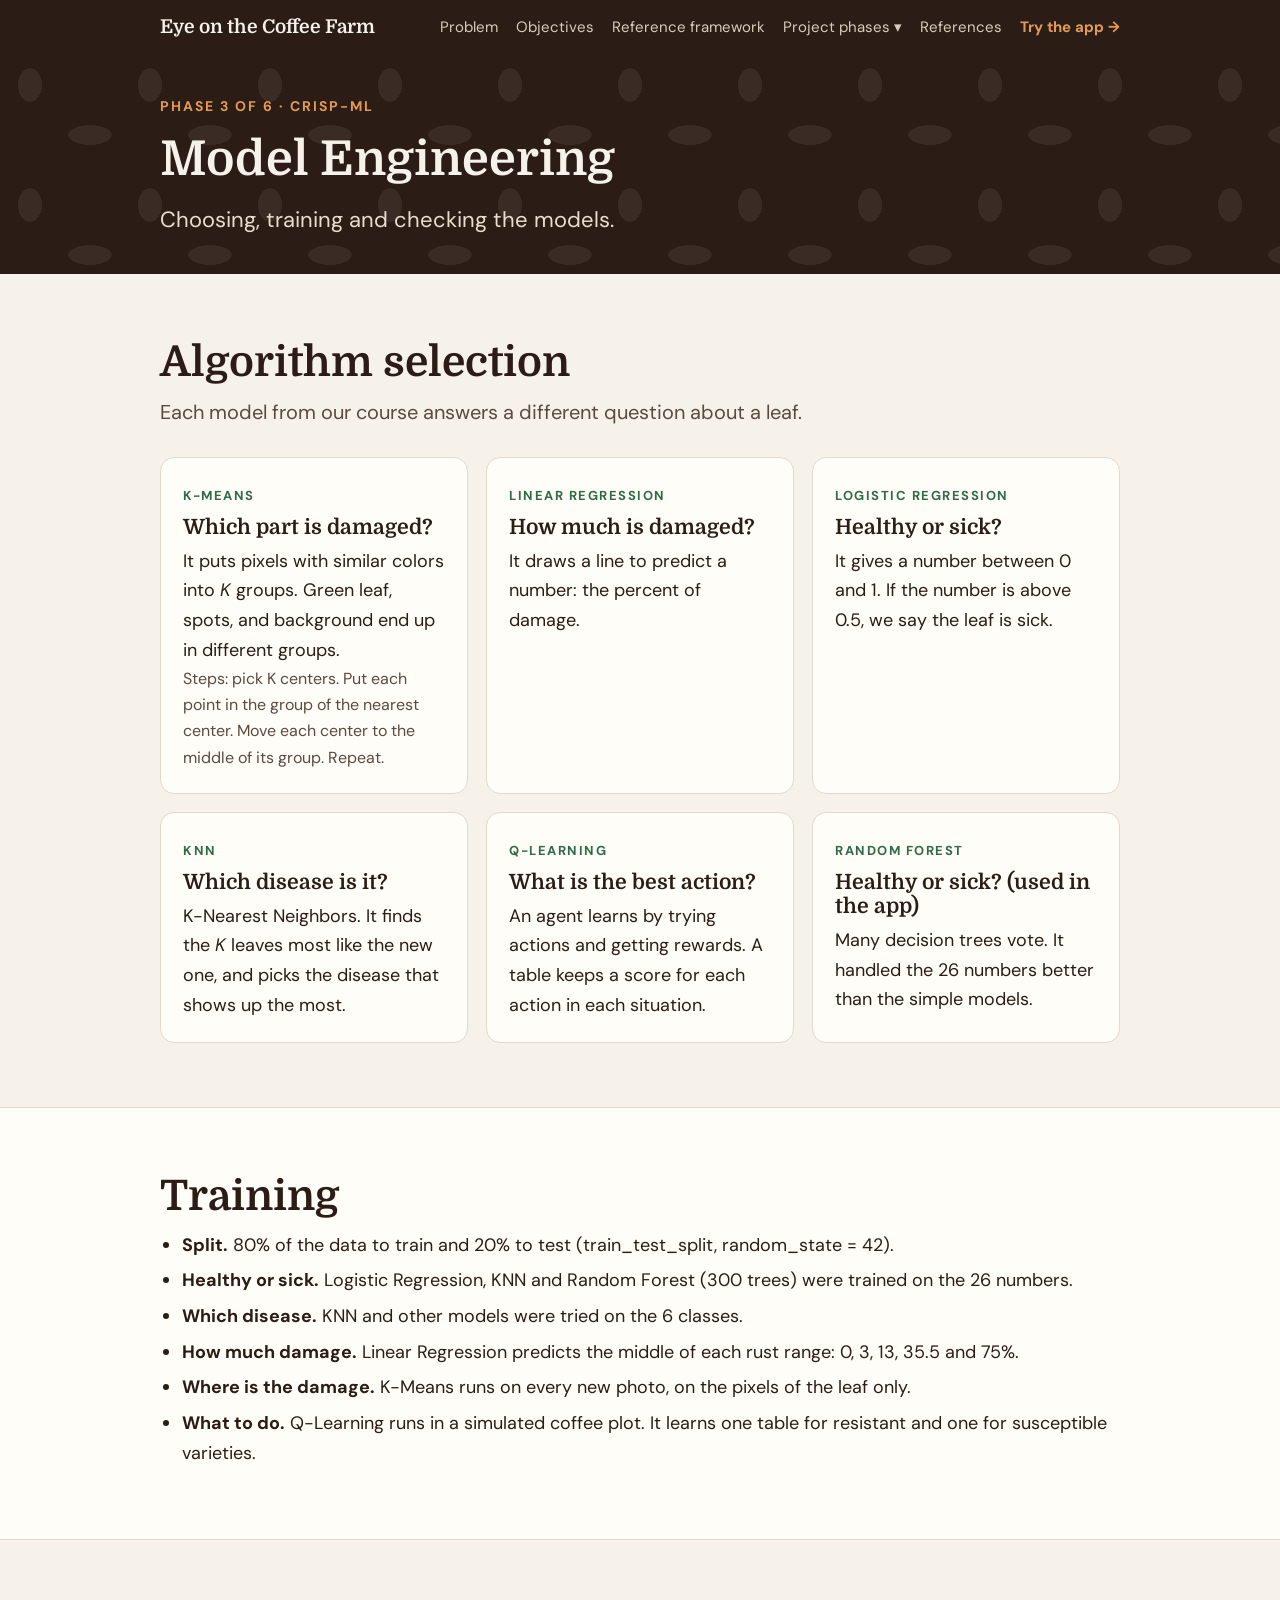
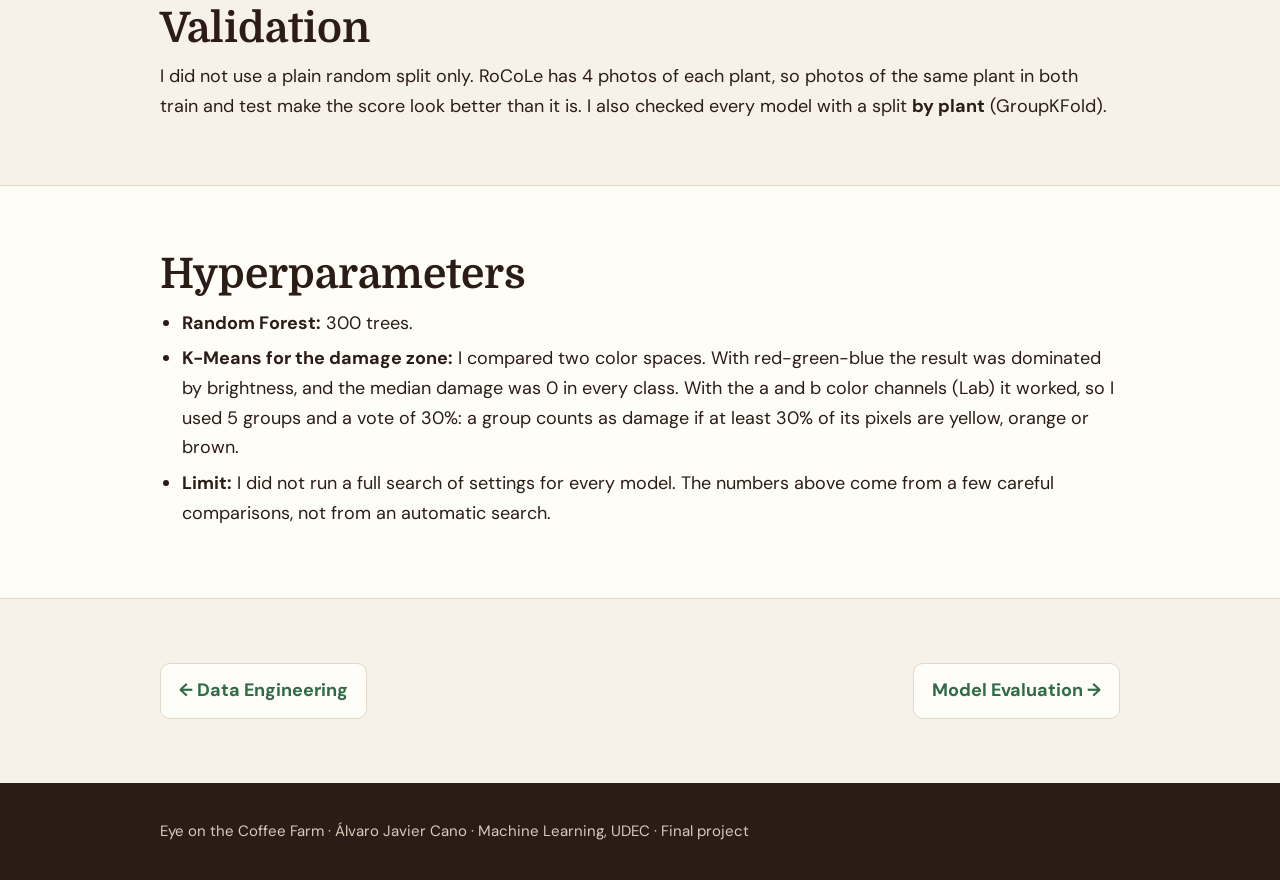
<file: phase-3-model-engineering.html>
<!doctype html>
<html lang="en">
<head>
<meta charset="utf-8">
<meta name="viewport" content="width=device-width,initial-scale=1">
<title>Model Engineering – Eye on the Coffee Farm</title>
<meta name="description" content="Choosing, training and checking the models.">
<link rel="icon" href="data:image/svg+xml,<svg xmlns='http://www.w3.org/2000/svg' viewBox='0 0 100 100'><text y='.9em' font-size='90'>🌿</text></svg>">
<link rel="preconnect" href="https://fonts.googleapis.com">
<link rel="preconnect" href="https://fonts.gstatic.com" crossorigin>
<link href="https://fonts.googleapis.com/css2?family=Domine:wght@600;700&family=DM+Sans:wght@400;500;700&display=swap" rel="stylesheet">
<link rel="stylesheet" href="style.css">
<link rel="stylesheet" href="menu.css">
</head>
<body>

<nav><div class="wrap">
  <a class="brand" href="index.html"><b>Eye on the Coffee Farm</b></a>
  <a href="index.html#problem">Problem</a>
  <a href="index.html#objectives">Objectives</a>
  <a href="index.html#framework">Reference framework</a>
  <details class="dd">
    <summary>Project phases ▾</summary>
    <div class="menu">
      <a href="index.html#phases">All phases</a>
      <a href="phase-1-understanding.html">1. Business and Data Understanding</a>
      <a href="phase-2-data-engineering.html">2. Data Engineering</a>
      <a href="phase-3-model-engineering.html">3. Model Engineering</a>
      <a href="phase-4-evaluation.html">4. Model Evaluation</a>
      <a href="phase-5-deployment.html">5. Deployment</a>
      <a href="phase-6-monitoring.html">6. Monitoring and Maintenance</a>
    </div>
  </details>
  <a href="index.html#references">References</a>
  <a href="https://ojo-al-cafetal-app.onrender.com" style="color:#E39A55;font-weight:700">Try the app →</a>
</div></nav>
<script>
(function(){var d=document.querySelector('details.dd');if(!d)return;
document.addEventListener('click',function(e){if(!d.contains(e.target))d.removeAttribute('open');});
})();
</script>

<header class="hero hero-small"><div class="wrap">
  <p class="kicker">Phase 3 of 6 · CRISP-ML</p>
  <h1>Model Engineering</h1>
  <p class="sub">Choosing, training and checking the models.</p>
</div></header>

<section><div class="wrap">
  <h2>Algorithm selection</h2>
  <p class="lead">Each model from our course answers a different question about a leaf.</p>
  <div class="grid">
    <div class="card"><span class="tag">K-MEANS</span><h3>Which part is damaged?</h3>
      <p>It puts pixels with similar colors into <i>K</i> groups. Green leaf, spots, and background end up in different groups.</p>
      <p class="note">Steps: pick K centers. Put each point in the group of the nearest center. Move each center to the middle of its group. Repeat.</p></div>
    <div class="card"><span class="tag">LINEAR REGRESSION</span><h3>How much is damaged?</h3>
      <p>It draws a line to predict a number: the percent of damage.</p></div>
    <div class="card"><span class="tag">LOGISTIC REGRESSION</span><h3>Healthy or sick?</h3>
      <p>It gives a number between 0 and 1. If the number is above 0.5, we say the leaf is sick.</p></div>
    <div class="card"><span class="tag">KNN</span><h3>Which disease is it?</h3>
      <p>K-Nearest Neighbors. It finds the <i>K</i> leaves most like the new one, and picks the disease that shows up the most.</p></div>
    <div class="card"><span class="tag">Q-LEARNING</span><h3>What is the best action?</h3>
      <p>An agent learns by trying actions and getting rewards. A table keeps a score for each action in each situation.</p></div>
    <div class="card"><span class="tag">RANDOM FOREST</span><h3>Healthy or sick? (used in the app)</h3>
      <p>Many decision trees vote. It handled the 26 numbers better than the simple models.</p></div>
  </div>
</div></section>

<section class="alt"><div class="wrap">
  <h2>Training</h2>
  <ul>
    <li><b>Split.</b> 80% of the data to train and 20% to test (train_test_split, random_state = 42).</li>
    <li><b>Healthy or sick.</b> Logistic Regression, KNN and Random Forest (300 trees) were trained on the 26 numbers.</li>
    <li><b>Which disease.</b> KNN and other models were tried on the 6 classes.</li>
    <li><b>How much damage.</b> Linear Regression predicts the middle of each rust range: 0, 3, 13, 35.5 and 75%.</li>
    <li><b>Where is the damage.</b> K-Means runs on every new photo, on the pixels of the leaf only.</li>
    <li><b>What to do.</b> Q-Learning runs in a simulated coffee plot. It learns one table for resistant and one for susceptible varieties.</li>
  </ul>
</div></section>

<section><div class="wrap">
  <h2>Validation</h2>
  <p>I did not use a plain random split only. RoCoLe has 4 photos of each plant, so photos of the same plant in both train and test make the score look better than it is. I also checked every model with a split <b>by plant</b> (GroupKFold).</p>
</div></section>

<section class="alt"><div class="wrap">
  <h2>Hyperparameters</h2>
  <ul>
    <li><b>Random Forest:</b> 300 trees.</li>
    <li><b>K-Means for the damage zone:</b> I compared two color spaces. With red-green-blue the result was dominated by brightness, and the median damage was 0 in every class. With the a and b color channels (Lab) it worked, so I used 5 groups and a vote of 30%: a group counts as damage if at least 30% of its pixels are yellow, orange or brown.</li>
    <li><b>Limit:</b> I did not run a full search of settings for every model. The numbers above come from a few careful comparisons, not from an automatic search.</li>
  </ul>
</div></section>

<section><div class="wrap"><div class="pager"><a href="phase-2-data-engineering.html">← Data Engineering</a><a href="phase-4-evaluation.html">Model Evaluation →</a></div></div></section>

<footer><div class="wrap">
  Eye on the Coffee Farm · Álvaro Javier Cano · Machine Learning, UDEC · Final project
</div></footer>

</body>
</html>
</file>
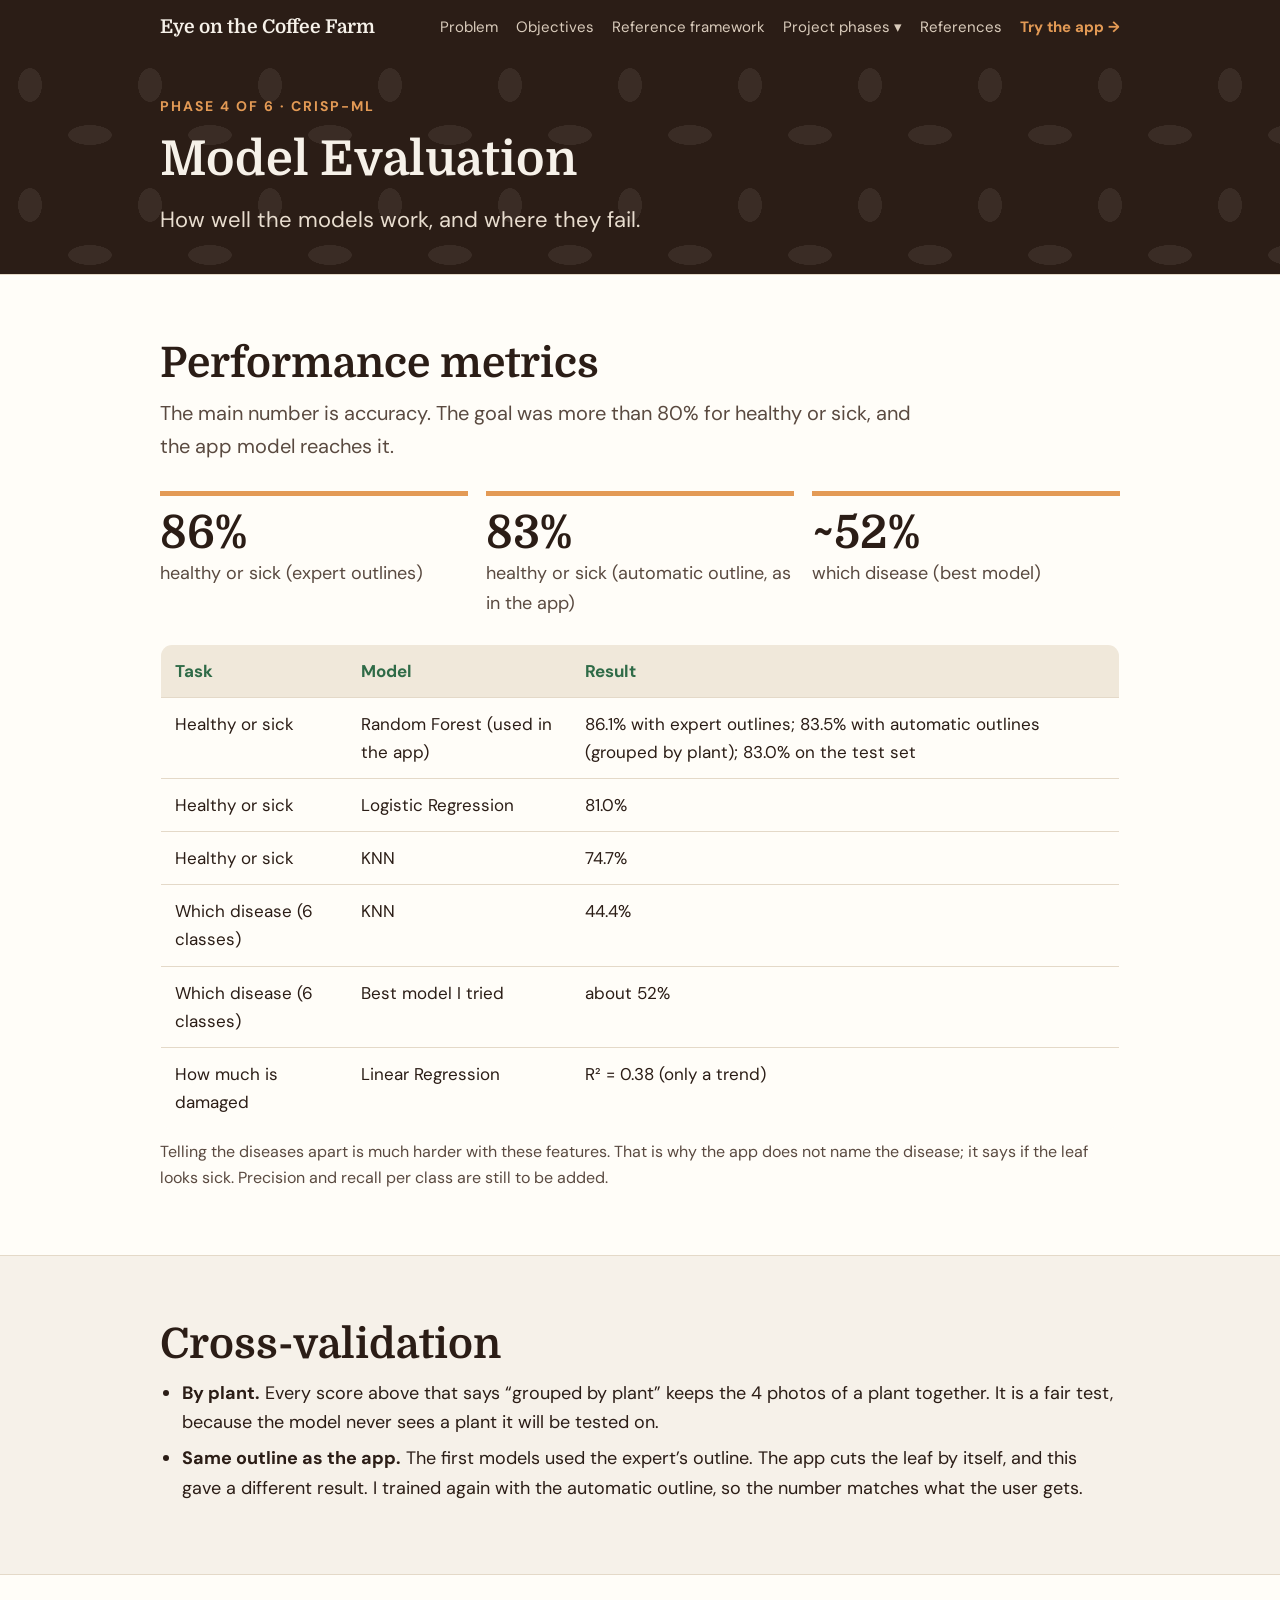
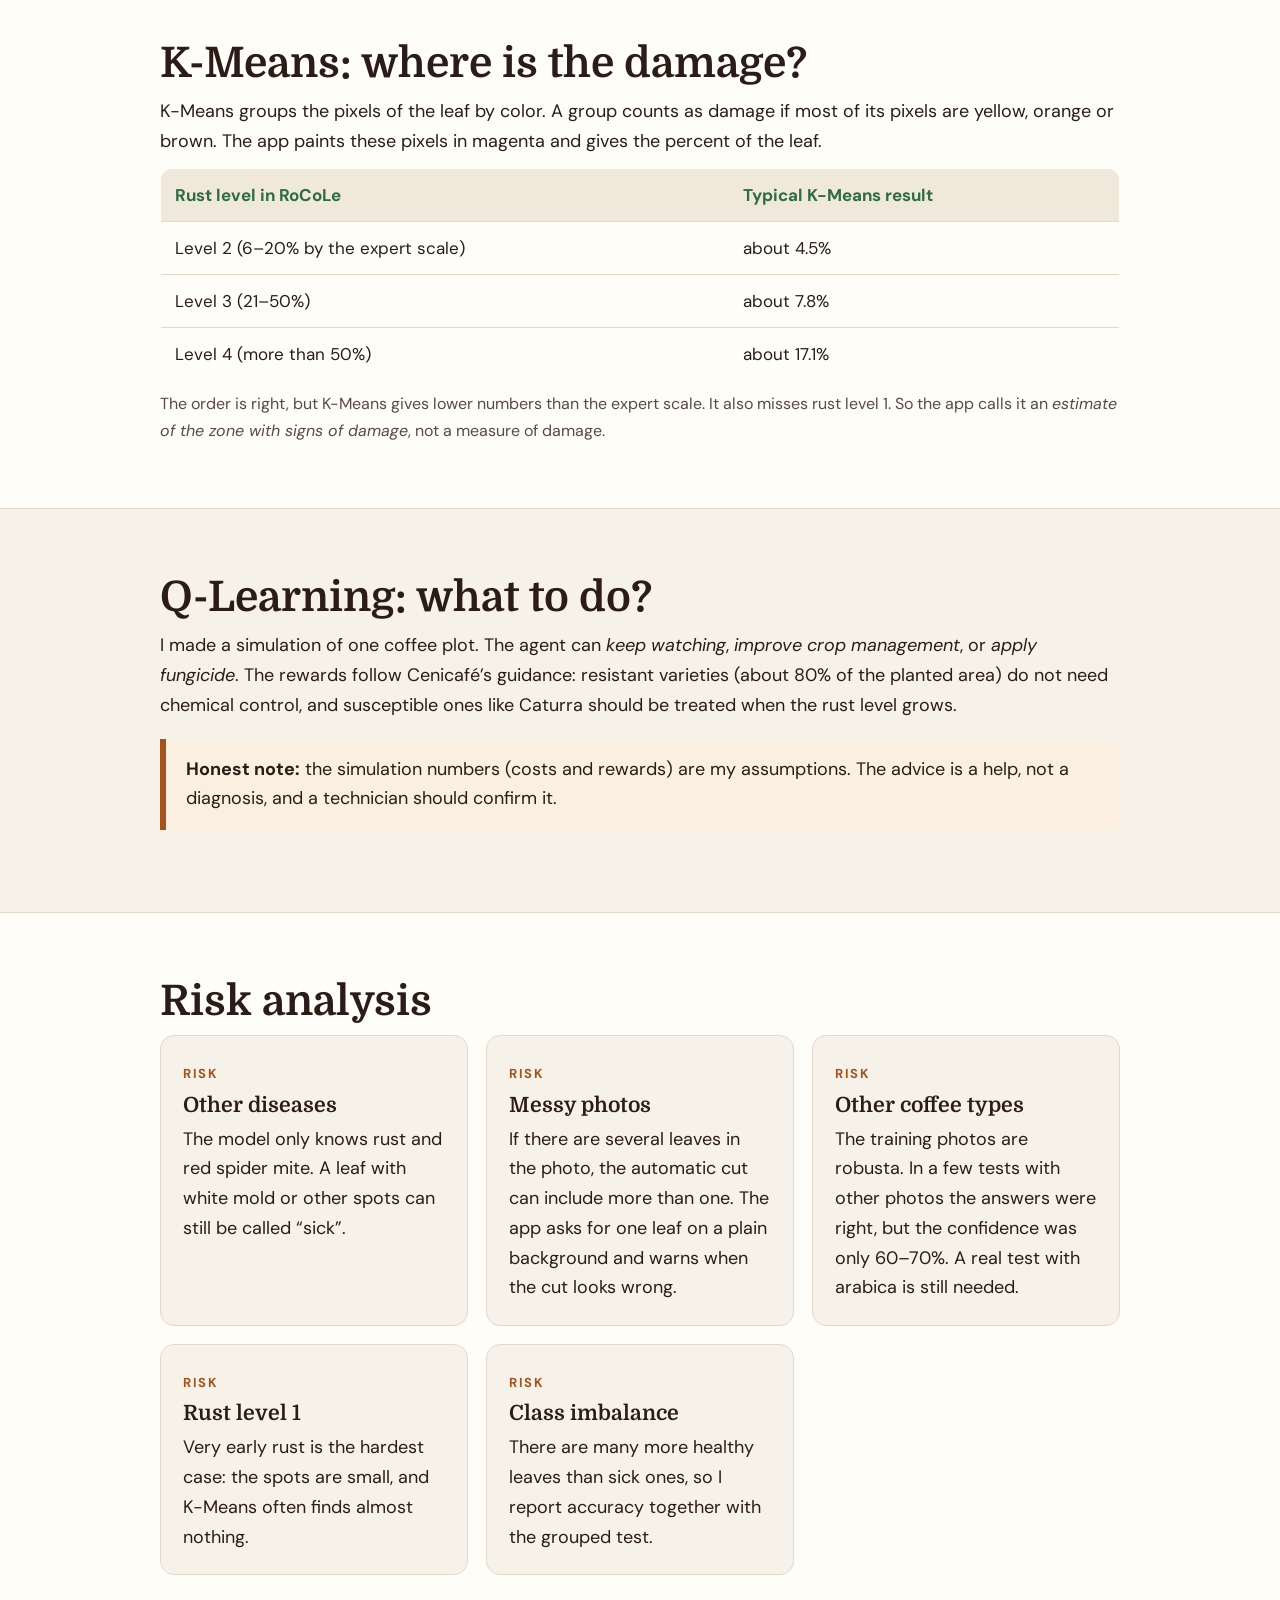
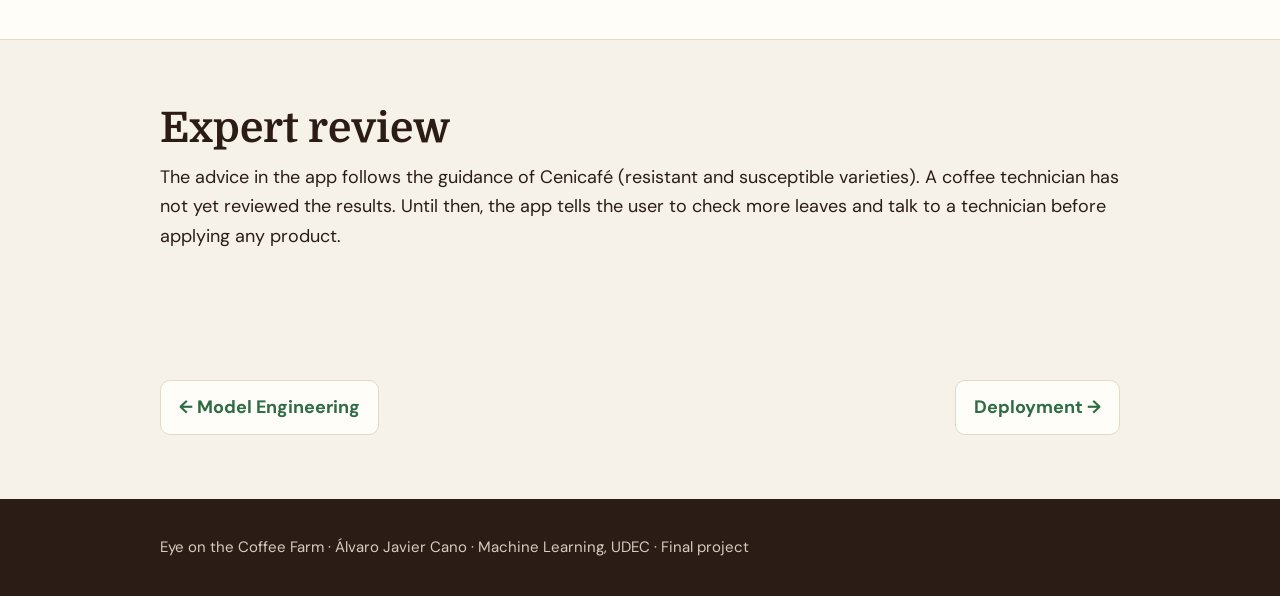
<file: phase-4-evaluation.html>
<!doctype html>
<html lang="en">
<head>
<meta charset="utf-8">
<meta name="viewport" content="width=device-width,initial-scale=1">
<title>Model Evaluation – Eye on the Coffee Farm</title>
<meta name="description" content="How well the models work, and where they fail.">
<link rel="icon" href="data:image/svg+xml,<svg xmlns='http://www.w3.org/2000/svg' viewBox='0 0 100 100'><text y='.9em' font-size='90'>🌿</text></svg>">
<link rel="preconnect" href="https://fonts.googleapis.com">
<link rel="preconnect" href="https://fonts.gstatic.com" crossorigin>
<link href="https://fonts.googleapis.com/css2?family=Domine:wght@600;700&family=DM+Sans:wght@400;500;700&display=swap" rel="stylesheet">
<link rel="stylesheet" href="style.css">
<link rel="stylesheet" href="menu.css">
</head>
<body>

<nav><div class="wrap">
  <a class="brand" href="index.html"><b>Eye on the Coffee Farm</b></a>
  <a href="index.html#problem">Problem</a>
  <a href="index.html#objectives">Objectives</a>
  <a href="index.html#framework">Reference framework</a>
  <details class="dd">
    <summary>Project phases ▾</summary>
    <div class="menu">
      <a href="index.html#phases">All phases</a>
      <a href="phase-1-understanding.html">1. Business and Data Understanding</a>
      <a href="phase-2-data-engineering.html">2. Data Engineering</a>
      <a href="phase-3-model-engineering.html">3. Model Engineering</a>
      <a href="phase-4-evaluation.html">4. Model Evaluation</a>
      <a href="phase-5-deployment.html">5. Deployment</a>
      <a href="phase-6-monitoring.html">6. Monitoring and Maintenance</a>
    </div>
  </details>
  <a href="index.html#references">References</a>
  <a href="https://ojo-al-cafetal-app.onrender.com" style="color:#E39A55;font-weight:700">Try the app →</a>
</div></nav>
<script>
(function(){var d=document.querySelector('details.dd');if(!d)return;
document.addEventListener('click',function(e){if(!d.contains(e.target))d.removeAttribute('open');});
})();
</script>

<header class="hero hero-small"><div class="wrap">
  <p class="kicker">Phase 4 of 6 · CRISP-ML</p>
  <h1>Model Evaluation</h1>
  <p class="sub">How well the models work, and where they fail.</p>
</div></header>

<section class="alt"><div class="wrap">
  <h2>Performance metrics</h2>
  <p class="lead">The main number is accuracy. The goal was more than 80% for healthy or sick, and the app model reaches it.</p>
  <div class="stats" style="color:var(--dark)">
    <div class="stat"><b>86%</b><span style="color:var(--muted)">healthy or sick (expert outlines)</span></div>
    <div class="stat"><b>83%</b><span style="color:var(--muted)">healthy or sick (automatic outline, as in the app)</span></div>
    <div class="stat"><b>~52%</b><span style="color:var(--muted)">which disease (best model)</span></div>
  </div>
  <table>
    <tr><th>Task</th><th>Model</th><th>Result</th></tr>
    <tr><td>Healthy or sick</td><td>Random Forest (used in the app)</td><td>86.1% with expert outlines; 83.5% with automatic outlines (grouped by plant); 83.0% on the test set</td></tr>
    <tr><td>Healthy or sick</td><td>Logistic Regression</td><td>81.0%</td></tr>
    <tr><td>Healthy or sick</td><td>KNN</td><td>74.7%</td></tr>
    <tr><td>Which disease (6 classes)</td><td>KNN</td><td>44.4%</td></tr>
    <tr><td>Which disease (6 classes)</td><td>Best model I tried</td><td>about 52%</td></tr>
    <tr><td>How much is damaged</td><td>Linear Regression</td><td>R² = 0.38 (only a trend)</td></tr>
  </table>
  <p class="note" style="margin-top:10px">Telling the diseases apart is much harder with these features. That is why the app does not name the disease; it says if the leaf looks sick. Precision and recall per class are still to be added.</p>
</div></section>

<section><div class="wrap">
  <h2>Cross-validation</h2>
  <ul>
    <li><b>By plant.</b> Every score above that says “grouped by plant” keeps the 4 photos of a plant together. It is a fair test, because the model never sees a plant it will be tested on.</li>
    <li><b>Same outline as the app.</b> The first models used the expert’s outline. The app cuts the leaf by itself, and this gave a different result. I trained again with the automatic outline, so the number matches what the user gets.</li>
  </ul>
</div></section>

<section class="alt"><div class="wrap">
  <h2>K-Means: where is the damage?</h2>
  <p>K-Means groups the pixels of the leaf by color. A group counts as damage if most of its pixels are yellow, orange or brown. The app paints these pixels in magenta and gives the percent of the leaf.</p>
  <table style="margin-top:12px">
    <tr><th>Rust level in RoCoLe</th><th>Typical K-Means result</th></tr>
    <tr><td>Level 2 (6–20% by the expert scale)</td><td>about 4.5%</td></tr>
    <tr><td>Level 3 (21–50%)</td><td>about 7.8%</td></tr>
    <tr><td>Level 4 (more than 50%)</td><td>about 17.1%</td></tr>
  </table>
  <p class="note" style="margin-top:10px">The order is right, but K-Means gives lower numbers than the expert scale. It also misses rust level 1. So the app calls it an <i>estimate of the zone with signs of damage</i>, not a measure of damage.</p>
</div></section>

<section><div class="wrap">
  <h2>Q-Learning: what to do?</h2>
  <p>I made a simulation of one coffee plot. The agent can <i>keep watching</i>, <i>improve crop management</i>, or <i>apply fungicide</i>. The rewards follow Cenicafé’s guidance: resistant varieties (about 80% of the planted area) do not need chemical control, and susceptible ones like Caturra should be treated when the rust level grows.</p>
  <div class="callout"><b>Honest note:</b> the simulation numbers (costs and rewards) are my assumptions. The advice is a help, not a diagnosis, and a technician should confirm it.</div>
</div></section>

<section class="alt"><div class="wrap">
  <h2>Risk analysis</h2>
  <div class="grid">
    <div class="card"><span class="tag warn">RISK</span><h3>Other diseases</h3><p>The model only knows rust and red spider mite. A leaf with white mold or other spots can still be called “sick”.</p></div>
    <div class="card"><span class="tag warn">RISK</span><h3>Messy photos</h3><p>If there are several leaves in the photo, the automatic cut can include more than one. The app asks for one leaf on a plain background and warns when the cut looks wrong.</p></div>
    <div class="card"><span class="tag warn">RISK</span><h3>Other coffee types</h3><p>The training photos are robusta. In a few tests with other photos the answers were right, but the confidence was only 60–70%. A real test with arabica is still needed.</p></div>
    <div class="card"><span class="tag warn">RISK</span><h3>Rust level 1</h3><p>Very early rust is the hardest case: the spots are small, and K-Means often finds almost nothing.</p></div>
    <div class="card"><span class="tag warn">RISK</span><h3>Class imbalance</h3><p>There are many more healthy leaves than sick ones, so I report accuracy together with the grouped test.</p></div>
  </div>
</div></section>

<section><div class="wrap">
  <h2>Expert review</h2>
  <p>The advice in the app follows the guidance of Cenicafé (resistant and susceptible varieties). A coffee technician has not yet reviewed the results. Until then, the app tells the user to check more leaves and talk to a technician before applying any product.</p>
</div></section>

<section><div class="wrap"><div class="pager"><a href="phase-3-model-engineering.html">← Model Engineering</a><a href="phase-5-deployment.html">Deployment →</a></div></div></section>

<footer><div class="wrap">
  Eye on the Coffee Farm · Álvaro Javier Cano · Machine Learning, UDEC · Final project
</div></footer>

</body>
</html>
</file>
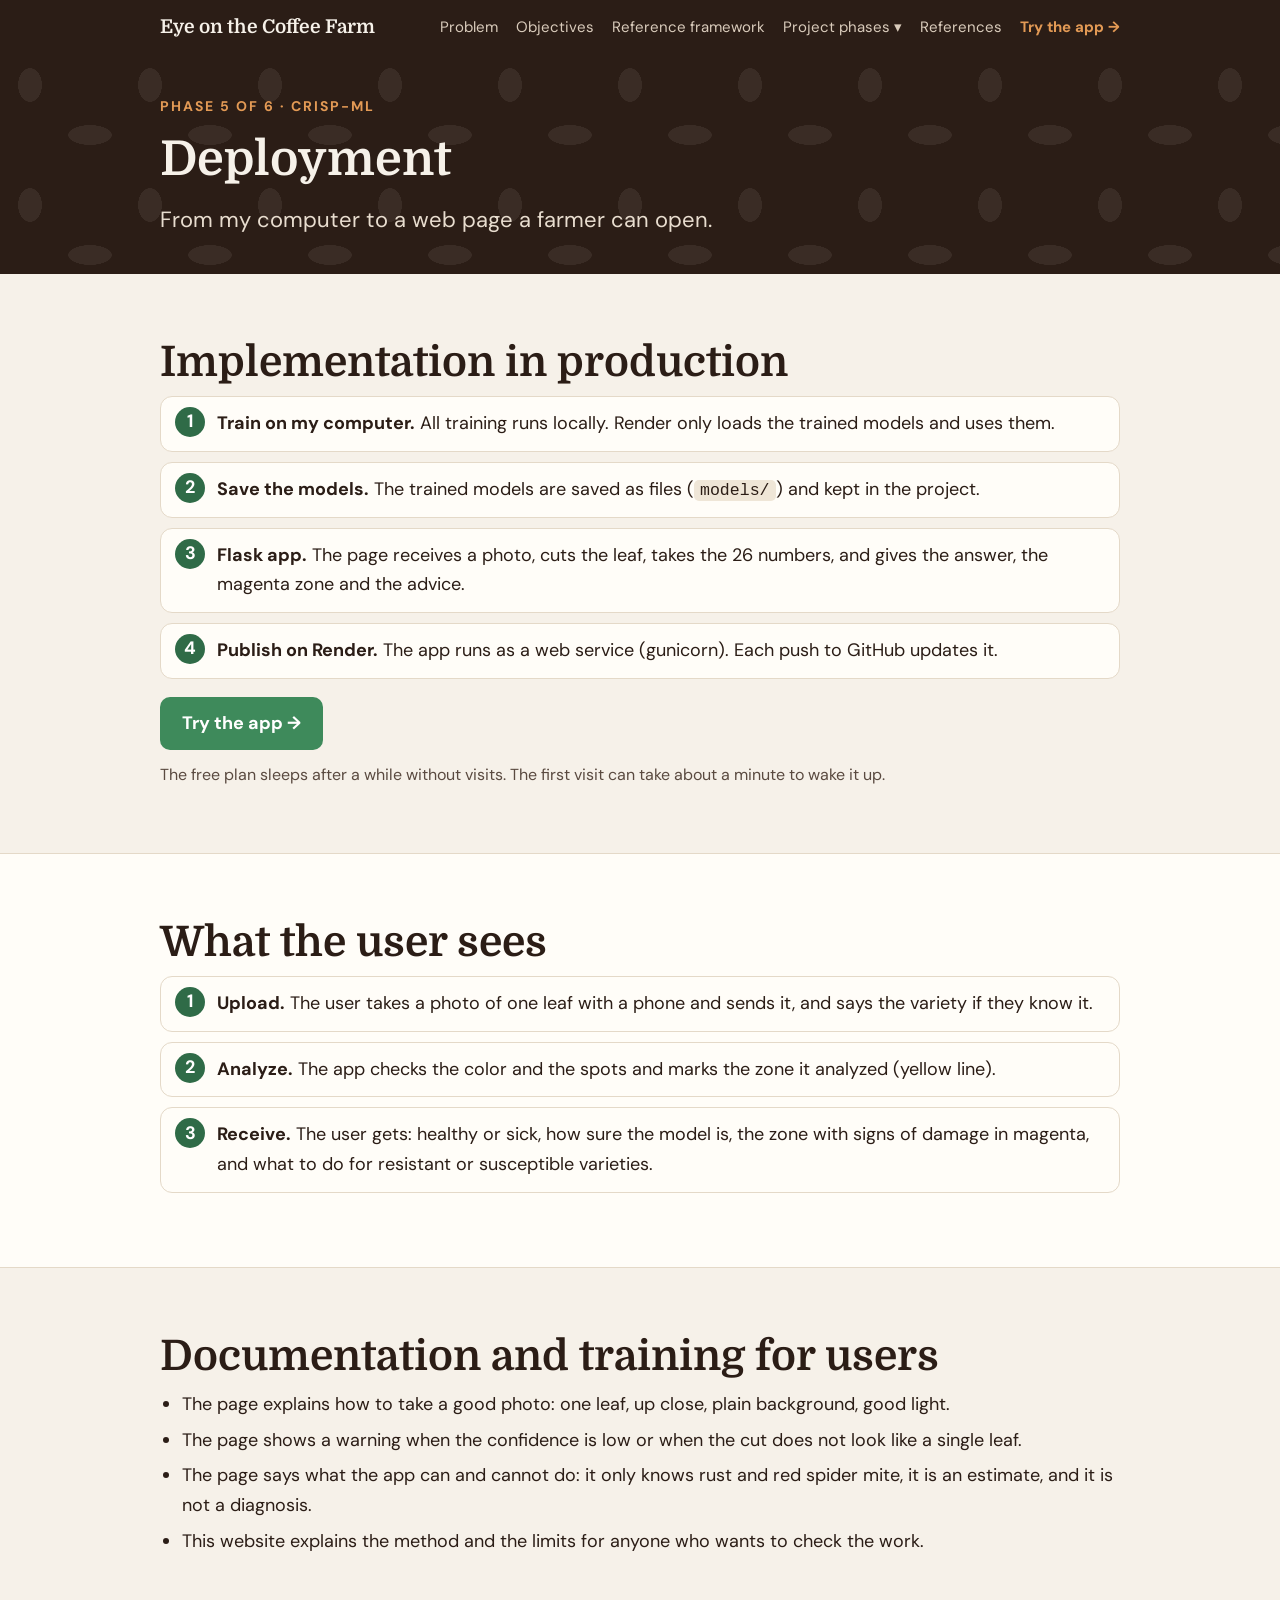
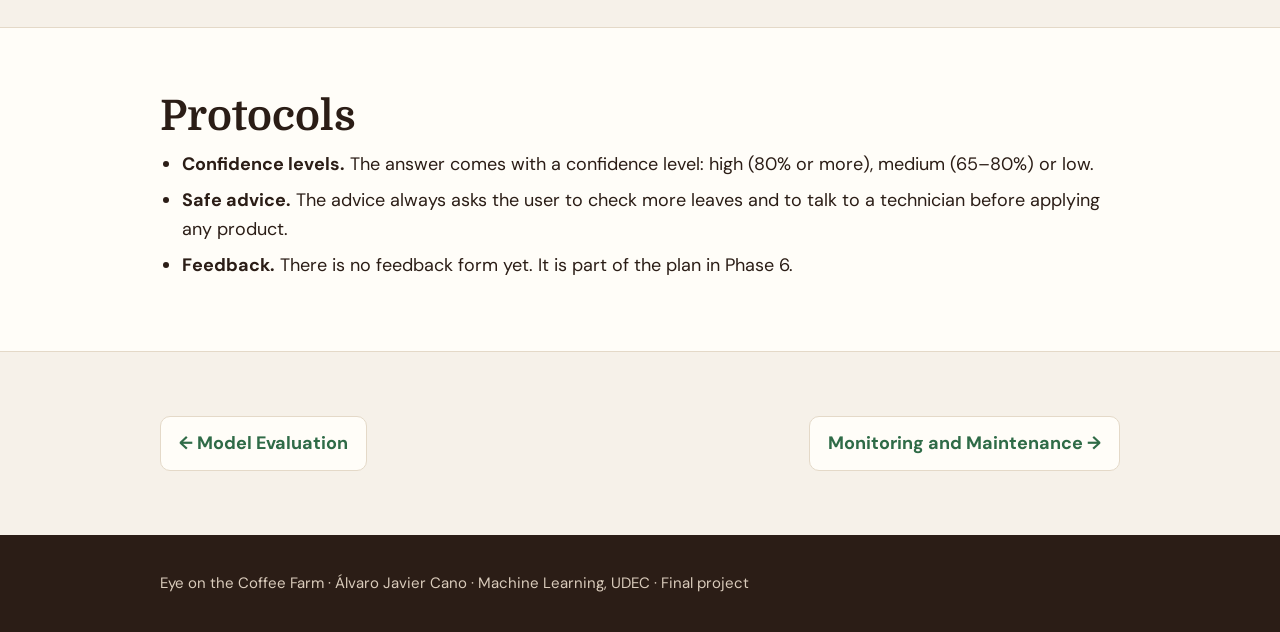
<file: phase-5-deployment.html>
<!doctype html>
<html lang="en">
<head>
<meta charset="utf-8">
<meta name="viewport" content="width=device-width,initial-scale=1">
<title>Deployment – Eye on the Coffee Farm</title>
<meta name="description" content="From my computer to a web page a farmer can open.">
<link rel="icon" href="data:image/svg+xml,<svg xmlns='http://www.w3.org/2000/svg' viewBox='0 0 100 100'><text y='.9em' font-size='90'>🌿</text></svg>">
<link rel="preconnect" href="https://fonts.googleapis.com">
<link rel="preconnect" href="https://fonts.gstatic.com" crossorigin>
<link href="https://fonts.googleapis.com/css2?family=Domine:wght@600;700&family=DM+Sans:wght@400;500;700&display=swap" rel="stylesheet">
<link rel="stylesheet" href="style.css">
<link rel="stylesheet" href="menu.css">
</head>
<body>

<nav><div class="wrap">
  <a class="brand" href="index.html"><b>Eye on the Coffee Farm</b></a>
  <a href="index.html#problem">Problem</a>
  <a href="index.html#objectives">Objectives</a>
  <a href="index.html#framework">Reference framework</a>
  <details class="dd">
    <summary>Project phases ▾</summary>
    <div class="menu">
      <a href="index.html#phases">All phases</a>
      <a href="phase-1-understanding.html">1. Business and Data Understanding</a>
      <a href="phase-2-data-engineering.html">2. Data Engineering</a>
      <a href="phase-3-model-engineering.html">3. Model Engineering</a>
      <a href="phase-4-evaluation.html">4. Model Evaluation</a>
      <a href="phase-5-deployment.html">5. Deployment</a>
      <a href="phase-6-monitoring.html">6. Monitoring and Maintenance</a>
    </div>
  </details>
  <a href="index.html#references">References</a>
  <a href="https://ojo-al-cafetal-app.onrender.com" style="color:#E39A55;font-weight:700">Try the app →</a>
</div></nav>
<script>
(function(){var d=document.querySelector('details.dd');if(!d)return;
document.addEventListener('click',function(e){if(!d.contains(e.target))d.removeAttribute('open');});
})();
</script>

<header class="hero hero-small"><div class="wrap">
  <p class="kicker">Phase 5 of 6 · CRISP-ML</p>
  <h1>Deployment</h1>
  <p class="sub">From my computer to a web page a farmer can open.</p>
</div></header>

<section><div class="wrap">
  <h2>Implementation in production</h2>
  <ol class="steps">
    <li><b>Train on my computer.</b> All training runs locally. Render only loads the trained models and uses them.</li>
    <li><b>Save the models.</b> The trained models are saved as files (<code>models/</code>) and kept in the project.</li>
    <li><b>Flask app.</b> The page receives a photo, cuts the leaf, takes the 26 numbers, and gives the answer, the magenta zone and the advice.</li>
    <li><b>Publish on Render.</b> The app runs as a web service (gunicorn). Each push to GitHub updates it.</li>
  </ol>
  <p style="margin-top:18px"><a class="btn" href="https://ojo-al-cafetal-app.onrender.com">Try the app →</a></p>
  <p class="note" style="margin-top:12px">The free plan sleeps after a while without visits. The first visit can take about a minute to wake it up.</p>
</div></section>

<section class="alt"><div class="wrap">
  <h2>What the user sees</h2>
  <ol class="steps">
    <li><b>Upload.</b> The user takes a photo of one leaf with a phone and sends it, and says the variety if they know it.</li>
    <li><b>Analyze.</b> The app checks the color and the spots and marks the zone it analyzed (yellow line).</li>
    <li><b>Receive.</b> The user gets: healthy or sick, how sure the model is, the zone with signs of damage in magenta, and what to do for resistant or susceptible varieties.</li>
  </ol>
</div></section>

<section><div class="wrap">
  <h2>Documentation and training for users</h2>
  <ul>
    <li>The page explains how to take a good photo: one leaf, up close, plain background, good light.</li>
    <li>The page shows a warning when the confidence is low or when the cut does not look like a single leaf.</li>
    <li>The page says what the app can and cannot do: it only knows rust and red spider mite, it is an estimate, and it is not a diagnosis.</li>
    <li>This website explains the method and the limits for anyone who wants to check the work.</li>
  </ul>
</div></section>

<section class="alt"><div class="wrap">
  <h2>Protocols</h2>
  <ul>
    <li><b>Confidence levels.</b> The answer comes with a confidence level: high (80% or more), medium (65–80%) or low.</li>
    <li><b>Safe advice.</b> The advice always asks the user to check more leaves and to talk to a technician before applying any product.</li>
    <li><b>Feedback.</b> There is no feedback form yet. It is part of the plan in Phase 6.</li>
  </ul>
</div></section>

<section><div class="wrap"><div class="pager"><a href="phase-4-evaluation.html">← Model Evaluation</a><a href="phase-6-monitoring.html">Monitoring and Maintenance →</a></div></div></section>

<footer><div class="wrap">
  Eye on the Coffee Farm · Álvaro Javier Cano · Machine Learning, UDEC · Final project
</div></footer>

</body>
</html>
</file>
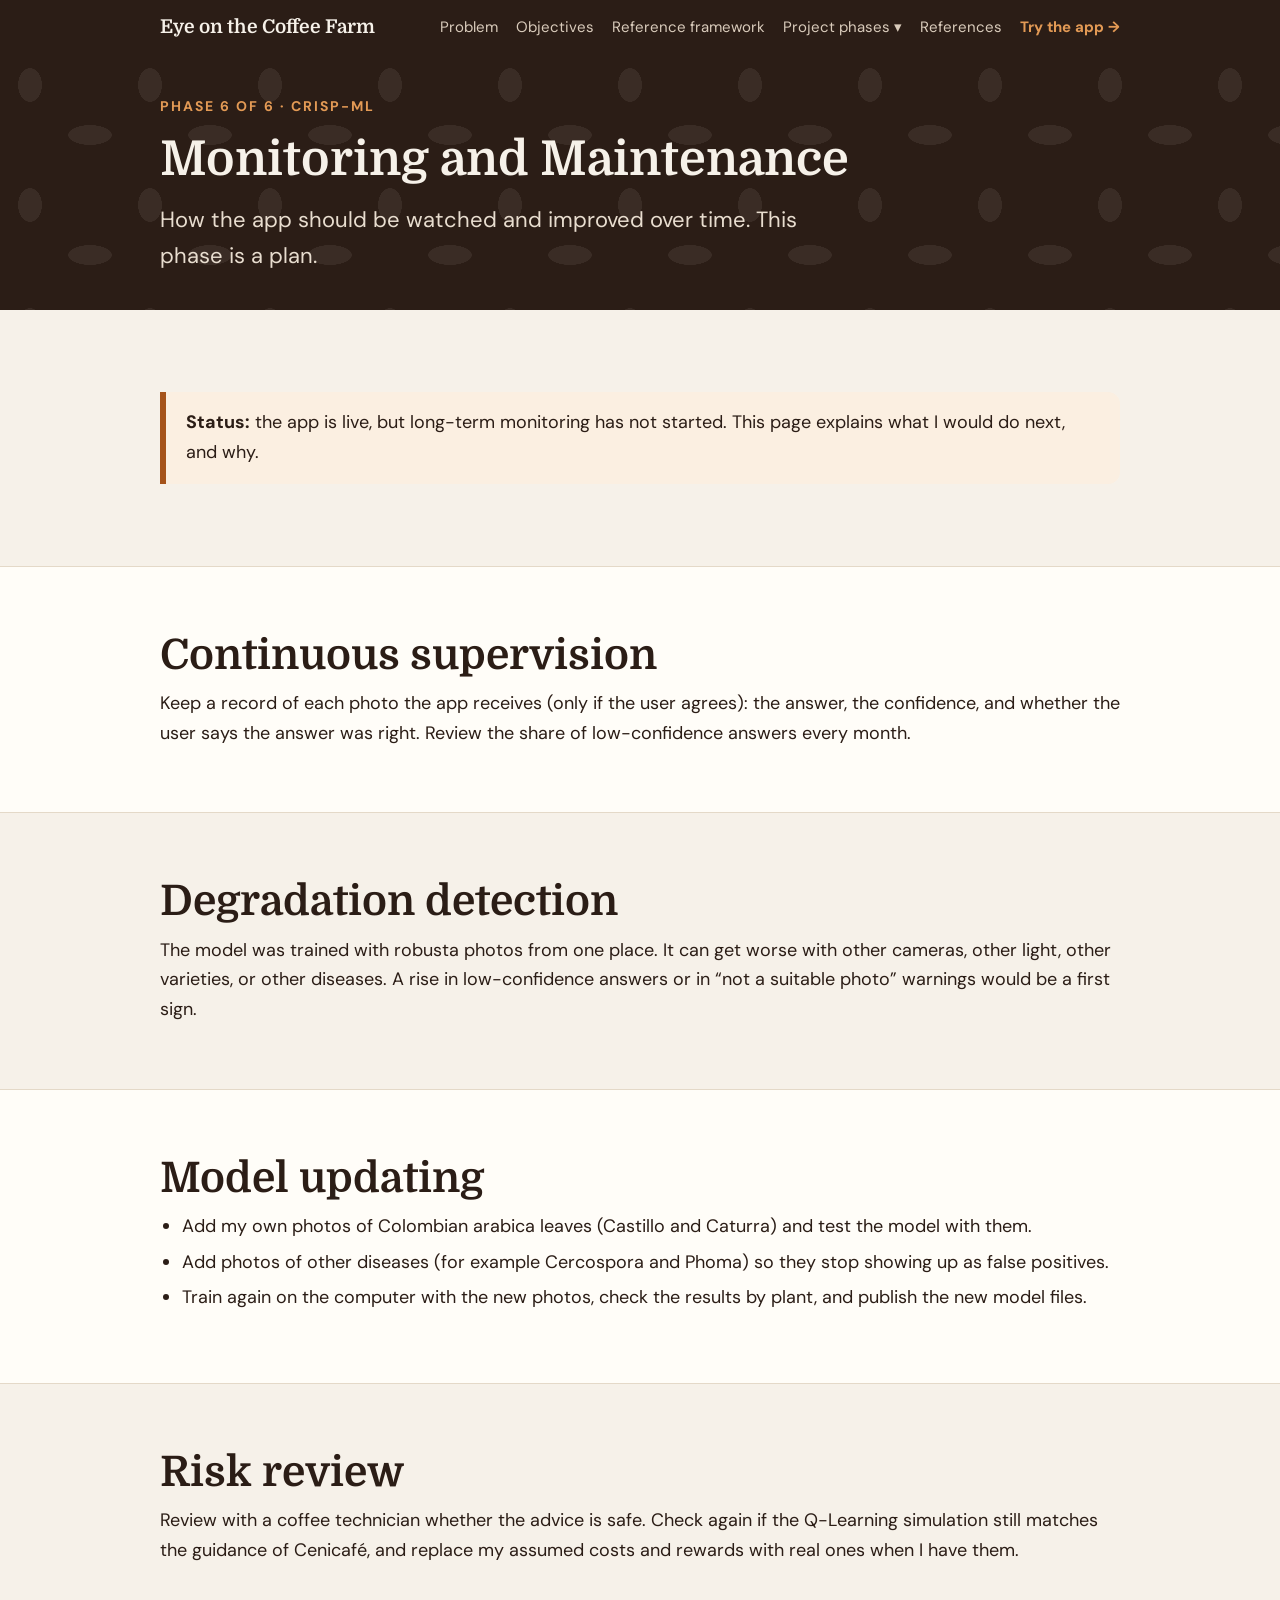
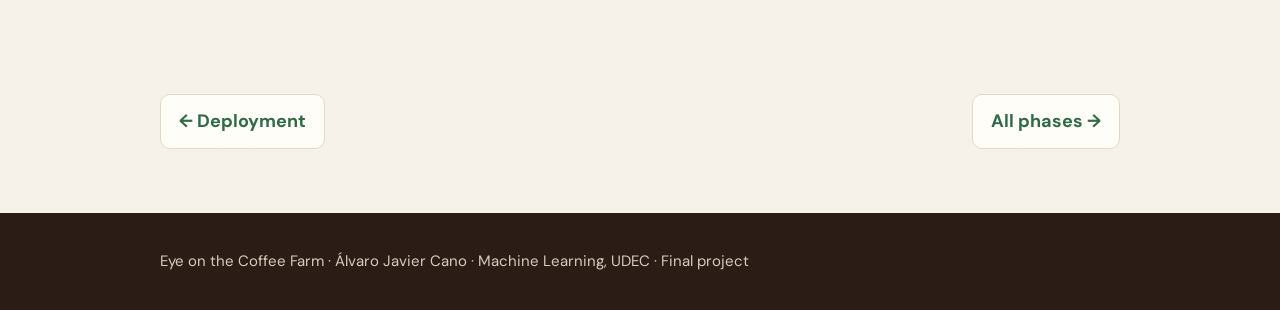
<file: phase-6-monitoring.html>
<!doctype html>
<html lang="en">
<head>
<meta charset="utf-8">
<meta name="viewport" content="width=device-width,initial-scale=1">
<title>Monitoring and Maintenance – Eye on the Coffee Farm</title>
<meta name="description" content="How the app should be watched and improved over time. This phase is a plan.">
<link rel="icon" href="data:image/svg+xml,<svg xmlns='http://www.w3.org/2000/svg' viewBox='0 0 100 100'><text y='.9em' font-size='90'>🌿</text></svg>">
<link rel="preconnect" href="https://fonts.googleapis.com">
<link rel="preconnect" href="https://fonts.gstatic.com" crossorigin>
<link href="https://fonts.googleapis.com/css2?family=Domine:wght@600;700&family=DM+Sans:wght@400;500;700&display=swap" rel="stylesheet">
<link rel="stylesheet" href="style.css">
<link rel="stylesheet" href="menu.css">
</head>
<body>

<nav><div class="wrap">
  <a class="brand" href="index.html"><b>Eye on the Coffee Farm</b></a>
  <a href="index.html#problem">Problem</a>
  <a href="index.html#objectives">Objectives</a>
  <a href="index.html#framework">Reference framework</a>
  <details class="dd">
    <summary>Project phases ▾</summary>
    <div class="menu">
      <a href="index.html#phases">All phases</a>
      <a href="phase-1-understanding.html">1. Business and Data Understanding</a>
      <a href="phase-2-data-engineering.html">2. Data Engineering</a>
      <a href="phase-3-model-engineering.html">3. Model Engineering</a>
      <a href="phase-4-evaluation.html">4. Model Evaluation</a>
      <a href="phase-5-deployment.html">5. Deployment</a>
      <a href="phase-6-monitoring.html">6. Monitoring and Maintenance</a>
    </div>
  </details>
  <a href="index.html#references">References</a>
  <a href="https://ojo-al-cafetal-app.onrender.com" style="color:#E39A55;font-weight:700">Try the app →</a>
</div></nav>
<script>
(function(){var d=document.querySelector('details.dd');if(!d)return;
document.addEventListener('click',function(e){if(!d.contains(e.target))d.removeAttribute('open');});
})();
</script>

<header class="hero hero-small"><div class="wrap">
  <p class="kicker">Phase 6 of 6 · CRISP-ML</p>
  <h1>Monitoring and Maintenance</h1>
  <p class="sub">How the app should be watched and improved over time. This phase is a plan.</p>
</div></header>

<section><div class="wrap">
  <div class="callout"><b>Status:</b> the app is live, but long-term monitoring has not started. This page explains what I would do next, and why.</div>
</div></section>

<section class="alt"><div class="wrap">
  <h2>Continuous supervision</h2>
  <p>Keep a record of each photo the app receives (only if the user agrees): the answer, the confidence, and whether the user says the answer was right. Review the share of low-confidence answers every month.</p>
</div></section>

<section><div class="wrap">
  <h2>Degradation detection</h2>
  <p>The model was trained with robusta photos from one place. It can get worse with other cameras, other light, other varieties, or other diseases. A rise in low-confidence answers or in “not a suitable photo” warnings would be a first sign.</p>
</div></section>

<section class="alt"><div class="wrap">
  <h2>Model updating</h2>
  <ul>
    <li>Add my own photos of Colombian arabica leaves (Castillo and Caturra) and test the model with them.</li>
    <li>Add photos of other diseases (for example Cercospora and Phoma) so they stop showing up as false positives.</li>
    <li>Train again on the computer with the new photos, check the results by plant, and publish the new model files.</li>
  </ul>
</div></section>

<section><div class="wrap">
  <h2>Risk review</h2>
  <p>Review with a coffee technician whether the advice is safe. Check again if the Q-Learning simulation still matches the guidance of Cenicafé, and replace my assumed costs and rewards with real ones when I have them.</p>
</div></section>

<section><div class="wrap"><div class="pager"><a href="phase-5-deployment.html">← Deployment</a><a href="index.html#phases">All phases →</a></div></div></section>

<footer><div class="wrap">
  Eye on the Coffee Farm · Álvaro Javier Cano · Machine Learning, UDEC · Final project
</div></footer>

</body>
</html>
</file>
<file: style.css>
:root{
  --dark:#2B1D16;--cream:#F6F1E9;--card:#FFFDF8;--green:#2F6B47;--green2:#3E8A5B;
  --rust:#A5531A;--rust2:#C8772E;--orange:#E39A55;--muted:#5A4A40;--line:#E4D9C8;
}
*{box-sizing:border-box;margin:0;padding:0}
html{scroll-behavior:smooth}
body{font-family:'DM Sans',Arial,sans-serif;background:var(--cream);color:var(--dark);line-height:1.65;font-size:18px}
h1,h2,h3{font-family:'Domine',Georgia,serif;line-height:1.15}
a{color:var(--green)}
.wrap{max-width:1000px;margin:0 auto;padding:0 20px}
nav{position:sticky;top:0;z-index:5;background:var(--dark);color:var(--cream)}
nav .wrap{display:flex;gap:6px 18px;align-items:center;flex-wrap:wrap;padding:12px 20px}
nav b{font-family:'Domine',Georgia,serif;margin-right:auto;font-size:19px}
nav a{color:#D9CBBB;text-decoration:none;font-size:15px}
nav a:hover{color:var(--orange)}
header.hero{background:var(--dark);color:var(--cream);padding:90px 0 80px;position:relative;overflow:hidden}
header.hero::before{content:"";position:absolute;inset:0;opacity:.07;
  background-image:radial-gradient(ellipse 12px 17px at 30px 30px,#F6F1E9 98%,transparent 100%),radial-gradient(ellipse 22px 10px at 90px 80px,#F6F1E9 98%,transparent 100%);
  background-size:120px 120px}
header.hero .wrap{position:relative}
.kicker{letter-spacing:2px;font-size:14px;color:var(--orange);font-weight:700;text-transform:uppercase}
header.hero h1{font-size:clamp(44px,8vw,84px);margin:14px 0}
header.hero p.sub{font-size:22px;color:#E8DDCF;max-width:680px}
header.hero p.by{margin-top:26px;color:#D9CBBB;font-size:16px}
section{padding:64px 0}
section.alt{background:var(--card);border-top:1px solid var(--line);border-bottom:1px solid var(--line)}
section.dark{background:var(--dark);color:var(--cream)}
section.dark a{color:var(--orange)}
h2{font-size:clamp(30px,4.5vw,42px);margin-bottom:10px}
.lead{font-size:20px;color:var(--muted);max-width:760px;margin-bottom:28px}
.dark .lead{color:#D9CBBB}
.grid{display:grid;gap:18px;grid-template-columns:repeat(auto-fit,minmax(250px,1fr))}
.card{background:var(--card);border:1px solid var(--line);border-radius:14px;padding:22px}
.alt .card{background:var(--cream)}
.dark .card{background:#3A2A21;border-color:#5A4235}
.card h3{font-size:21px;margin-bottom:8px}
.tag{display:inline-block;font-size:13px;font-weight:700;letter-spacing:1.5px;color:var(--green);margin-bottom:8px}
.tag.warn{color:var(--rust)}
.dark .tag{color:#8FD1A8}.dark .tag.warn{color:var(--orange)}
ul{padding-left:22px}li{margin:6px 0}
.stats{display:grid;gap:18px;grid-template-columns:repeat(auto-fit,minmax(170px,1fr));margin:10px 0 26px}
.stat{border-top:5px solid var(--orange);padding-top:12px}
.stat b{display:block;font-family:'Domine',Georgia,serif;font-size:46px;line-height:1.1}
.stat span{color:#D9CBBB}
table{width:100%;border-collapse:collapse;background:var(--card);border-radius:12px;overflow:hidden;border:1px solid var(--line)}
th,td{text-align:left;padding:12px 14px;border-bottom:1px solid var(--line);vertical-align:top;font-size:17px}
th{color:var(--green);background:#F0E8DA}
.bars{display:flex;flex-direction:column;gap:10px;margin:18px 0}
.bar{display:grid;grid-template-columns:140px 1fr 50px;gap:12px;align-items:center;font-weight:700;font-size:16px}
.bar i{display:block;height:30px;border-radius:6px;background:var(--rust)}
.bar i.h{background:var(--green)}.bar i.m{background:#6B4A8A}
.note{color:var(--muted);font-size:16px}
.callout{border-left:6px solid var(--rust);background:#FBEFE1;padding:16px 20px;border-radius:0 12px 12px 0;margin:18px 0}
.card ul.note{margin:8px 0}
.steps{counter-reset:s;list-style:none;padding:0}
.steps li{counter-increment:s;position:relative;padding:12px 14px 12px 56px;background:var(--card);border:1px solid var(--line);border-radius:12px;margin:10px 0}
.steps li::before{content:counter(s);position:absolute;left:14px;top:10px;width:30px;height:30px;border-radius:50%;background:var(--green);color:#fff;font-weight:700;display:grid;place-items:center}
.phases{display:grid;gap:12px;grid-template-columns:repeat(auto-fit,minmax(200px,1fr))}
.phase{border:1px solid #5A4235;border-radius:12px;padding:16px;background:#3A2A21}
.phase.now{border-color:var(--orange);box-shadow:0 0 0 2px var(--orange) inset}
.phase b{color:var(--orange)}
footer{background:var(--dark);color:#D9CBBB;padding:36px 0;font-size:15px}
footer a{color:var(--orange)}
@media(max-width:600px){body{font-size:17px}.bar{grid-template-columns:110px 1fr 40px}th,td{font-size:15px;padding:10px}}
.formula{font-family:'Domine',Georgia,'Times New Roman',serif;background:#F0E8DA;color:var(--dark);padding:14px 12px;border-radius:10px;font-size:21px;text-align:center;margin:10px 0;overflow-x:auto;line-height:1.5}
.formula i{font-style:italic}
.formula sub,.formula sup{font-size:.65em;line-height:0}
.frac{display:inline-flex;flex-direction:column;vertical-align:middle;text-align:center;margin:0 4px}
.frac>span:first-child{border-bottom:2px solid var(--dark);padding:0 6px 2px}
.frac>span:last-child{padding:2px 6px 0}
.card ul.note{margin:8px 0}
.btn{display:inline-block;background:var(--green2);color:#fff;text-decoration:none;font-weight:700;padding:12px 22px;border-radius:10px}
.btn:hover{background:var(--green)}
</file>
<file: menu.css>
/* Dropdown menu for the project phases + small page helpers */
nav .brand{margin-right:auto;text-decoration:none}
nav .brand b{margin-right:0;color:var(--cream)}
nav .dd{position:relative}
nav .dd summary{list-style:none;cursor:pointer;color:#D9CBBB;font-size:15px;user-select:none}
nav .dd summary::-webkit-details-marker{display:none}
nav .dd summary:hover,nav .dd[open] summary{color:var(--orange)}
nav .dd .menu{position:absolute;top:100%;left:-14px;min-width:280px;background:var(--dark);
  border:1px solid #5A4235;border-radius:10px;padding:8px;box-shadow:0 10px 24px rgba(0,0,0,.35);z-index:10}
nav .dd .menu a{display:block;padding:9px 12px;border-radius:8px;font-size:15px;white-space:nowrap}
nav .dd .menu a:hover{background:#3A2A21}
@media (max-width:700px){
  nav .dd .menu{position:static;box-shadow:none;margin-top:6px;min-width:0}
  nav .dd .menu a{white-space:normal}
}
header.hero.hero-small{padding:40px 0 36px}
header.hero.hero-small h1{font-size:clamp(30px,5.5vw,48px)}
.phase-grid{grid-template-columns:repeat(auto-fit,minmax(280px,1fr))}
a.phase-card{text-decoration:none;color:inherit;display:block;transition:transform .12s,border-color .12s}
a.phase-card:hover{transform:translateY(-3px);border-color:var(--green)}
a.phase-card h3{color:var(--dark)}
.pager{display:flex;gap:12px;justify-content:space-between;flex-wrap:wrap}
.pager a{padding:12px 18px;border:1px solid var(--line);border-radius:10px;background:var(--card);
  text-decoration:none;font-weight:700}
.pager a:hover{border-color:var(--green)}
code{background:#EFE6D7;padding:1px 6px;border-radius:5px;font-size:.92em}
</file>
